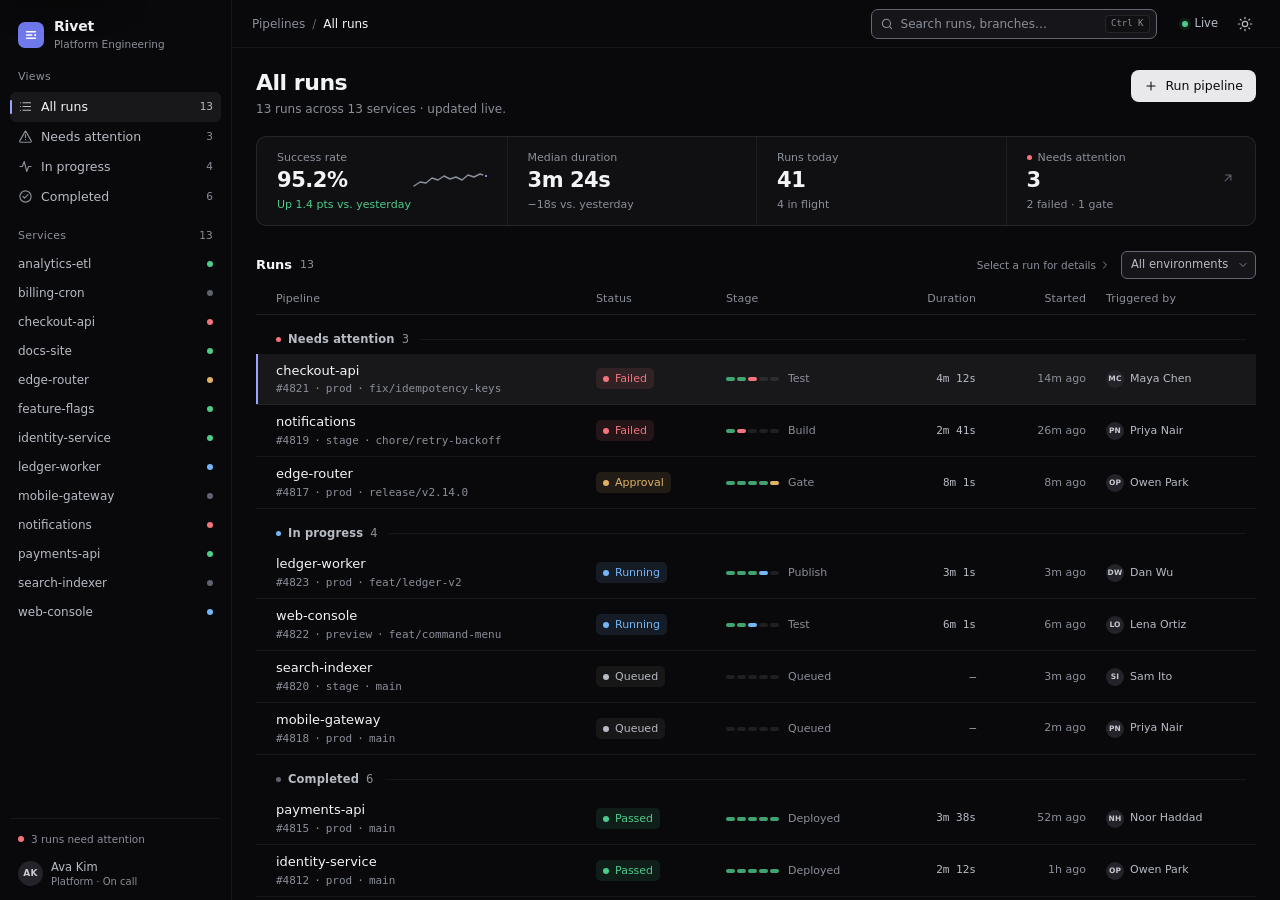
<file: examples/index.html>
<!DOCTYPE html>
<html lang="en" data-theme="dark">
<head>
<meta charset="utf-8">
<meta name="viewport" content="width=device-width, initial-scale=1">
<meta name="color-scheme" content="dark light">
<meta name="theme-color" content="#09090b">
<meta name="description" content="Rivet — a CI/CD pipeline monitor for watching builds, deployments, and release gates.">
<title>Rivet — Pipeline monitor</title>
<link rel="icon" href="data:image/svg+xml,%3Csvg xmlns='http://www.w3.org/2000/svg' viewBox='0 0 32 32'%3E%3Crect width='32' height='32' rx='8' fill='%237079ec'/%3E%3Cpath d='M9 11h14M9 16h9M9 21h14' stroke='white' stroke-width='2.5' stroke-linecap='round'/%3E%3C/svg%3E">
<script>
  try {
    var savedTheme = localStorage.getItem('rivet-theme');
    if (savedTheme === 'light' || savedTheme === 'dark') document.documentElement.dataset.theme = savedTheme;
  } catch (error) {}
</script>
<style>
  /* ---------------------------------------------------------------------
     Tokens — near-neutral product shell, one accent, separate status colors
     --------------------------------------------------------------------- */
  :root,
  :root[data-theme="dark"] {
    color-scheme: dark;
    --bg: #09090b;
    --surface: #101013;
    --surface-2: #151518;
    --raised: #1a1a1f;
    --control: #16161a;
    --log-bg: #0b0c0e;

    --text: #f3f4f6;
    --text-2: #b7bbc4;
    --text-3: #8b8f99;
    --text-4: #5f636d;

    --border-subtle: rgba(255, 255, 255, 0.055);
    --border: rgba(255, 255, 255, 0.09);
    --border-strong: rgba(255, 255, 255, 0.15);
    --control-border: #646771;

    --hover: rgba(255, 255, 255, 0.038);
    --selected: rgba(255, 255, 255, 0.062);
    --pressed: rgba(255, 255, 255, 0.09);

    --accent: #7079ec;
    --accent-strong: #9ba4ff;
    --accent-text: #aab2ff;
    --accent-on: #ffffff;
    --accent-subtle: rgba(112, 121, 236, 0.14);
    --focus: #a3abff;

    --success: #4ecb8b;
    --success-subtle: rgba(78, 203, 139, 0.11);
    --danger: #f4747d;
    --danger-subtle: rgba(244, 116, 125, 0.11);
    --danger-fill: #b63a46;
    --danger-fill-hover: #c94653;
    --danger-fill-active: #952d38;
    --warning: #e0b268;
    --warning-subtle: rgba(224, 178, 104, 0.11);
    --running: #74b6f7;
    --running-subtle: rgba(116, 182, 247, 0.11);
    --neutral: #9aa0aa;
    --neutral-subtle: rgba(255, 255, 255, 0.055);

    --btn-primary-bg: #e9e9ec;
    --btn-primary-fg: #0a0a0c;
    --btn-primary-hover: #ffffff;
    --btn-primary-pressed: #d7d7db;
    --danger-on: #ffffff;

    --avatar-bg: #232329;
    --avatar-text: #c7cad1;
    --scrollbar: rgba(255, 255, 255, 0.16);
    --scrim: rgba(0, 0, 0, 0.64);
    --shadow-popover: 0 12px 32px rgba(0, 0, 0, 0.5);
    --shadow-dialog: 0 24px 64px rgba(0, 0, 0, 0.62);
  }

  :root[data-theme="light"] {
    color-scheme: light;
    --bg: #f7f7f9;
    --surface: #ffffff;
    --surface-2: #f2f2f5;
    --raised: #ffffff;
    --control: #ffffff;
    --log-bg: #f4f5f7;

    --text: #191a1d;
    --text-2: #55585f;
    --text-3: #63666e;
    --text-4: #9b9ea6;

    --border-subtle: rgba(0, 0, 0, 0.055);
    --border: rgba(0, 0, 0, 0.09);
    --border-strong: rgba(0, 0, 0, 0.16);
    --control-border: #7b7e87;

    --hover: rgba(0, 0, 0, 0.035);
    --selected: rgba(0, 0, 0, 0.058);
    --pressed: rgba(0, 0, 0, 0.085);

    --accent: #5b64d6;
    --accent-strong: #4650c2;
    --accent-text: #3f48b5;
    --accent-on: #ffffff;
    --accent-subtle: rgba(91, 100, 214, 0.1);
    --focus: #4650c5;

    --success: #0c6a3f;
    --success-subtle: rgba(12, 106, 63, 0.08);
    --danger: #a8323f;
    --danger-subtle: rgba(168, 50, 63, 0.075);
    --danger-fill: #a82f3c;
    --danger-fill-hover: #922533;
    --danger-fill-active: #7d1f2b;
    --warning: #7a5600;
    --warning-subtle: rgba(122, 86, 0, 0.07);
    --running: #12628c;
    --running-subtle: rgba(18, 98, 140, 0.07);
    --neutral: #6b6e76;
    --neutral-subtle: rgba(0, 0, 0, 0.05);

    --btn-primary-bg: #1b1c20;
    --btn-primary-fg: #ffffff;
    --btn-primary-hover: #303238;
    --btn-primary-pressed: #0c0d10;
    --danger-on: #ffffff;

    --avatar-bg: #e7e7eb;
    --avatar-text: #4e5159;
    --scrollbar: rgba(0, 0, 0, 0.18);
    --scrim: rgba(18, 19, 24, 0.38);
    --shadow-popover: 0 12px 30px rgba(18, 19, 24, 0.16);
    --shadow-dialog: 0 24px 64px rgba(18, 19, 24, 0.22);
  }

  /* ---------------------------------------------------------------------
     Base
     --------------------------------------------------------------------- */
  *, *::before, *::after { box-sizing: border-box; }
  html, body { height: 100%; }
  body {
    margin: 0;
    background: var(--bg);
    color: var(--text);
    font-family: Inter, "Inter Variable", "Segoe UI Variable Text", "Segoe UI", system-ui, -apple-system, sans-serif;
    font-size: 13px;
    line-height: 1.5;
    -webkit-font-smoothing: antialiased;
    text-rendering: optimizeLegibility;
    overflow: hidden;
  }
  button, input, select, textarea { font: inherit; color: inherit; }
  button { cursor: pointer; }
  button:disabled { cursor: not-allowed; }
  a { color: var(--accent-text); }
  ::selection { background: var(--accent); color: var(--accent-on); }
  :focus-visible { outline: 2px solid var(--focus); outline-offset: 2px; }
  [hidden] { display: none !important; }
  .sr-only {
    position: absolute !important;
    width: 1px; height: 1px;
    padding: 0; margin: -1px;
    overflow: hidden; clip: rect(0, 0, 0, 0);
    white-space: nowrap; border: 0;
  }
  .icon {
    width: 16px; height: 16px; flex: none;
    fill: none; stroke: currentColor; stroke-width: 1.8;
    stroke-linecap: round; stroke-linejoin: round;
  }
  .mono { font-family: "SF Mono", "Cascadia Code", "Cascadia Mono", Consolas, "Liberation Mono", monospace; }
  .num, .tabular { font-variant-numeric: tabular-nums; }
  .dot {
    width: 6px; height: 6px; border-radius: 50%; flex: none;
    background: var(--neutral);
  }
  .dot--danger { background: var(--danger); }
  .dot--warning { background: var(--warning); }
  .dot--info { background: var(--running); }
  .dot--success { background: var(--success); }
  .dot--neutral { background: var(--text-4); }

  .skip-link {
    position: fixed; top: 8px; left: 8px; z-index: 200;
    padding: 8px 12px; border-radius: 8px;
    background: var(--raised); color: var(--text);
    border: 1px solid var(--border-strong);
    box-shadow: var(--shadow-popover);
    transform: translateY(-160%);
    transition: transform 100ms var(--ease, ease);
  }
  .skip-link:focus { transform: translateY(0); }

  ::-webkit-scrollbar { width: 10px; height: 10px; }
  ::-webkit-scrollbar-track { background: transparent; }
  ::-webkit-scrollbar-thumb {
    background: var(--scrollbar);
    border: 3px solid transparent;
    background-clip: padding-box;
    border-radius: 8px;
  }
  * { scrollbar-width: thin; scrollbar-color: var(--scrollbar) transparent; }

  /* ---------------------------------------------------------------------
     App shell
     --------------------------------------------------------------------- */
  .app {
    display: grid;
    grid-template-columns: 232px minmax(0, 1fr);
    height: 100vh;
    height: 100dvh;
    overflow: hidden;
    background: var(--bg);
  }
  .workspace {
    display: grid;
    grid-template-columns: minmax(0, 1fr) 352px;
    grid-template-rows: auto minmax(0, 1fr);
    min-width: 0;
    height: 100vh;
    height: 100dvh;
  }

  /* Sidebar */
  .sidebar {
    display: flex;
    flex-direction: column;
    min-width: 0;
    height: 100vh;
    height: 100dvh;
    padding: 14px 10px 12px;
    border-right: 1px solid var(--border-subtle);
    background: var(--bg);
    overflow-y: auto;
    z-index: 2;
  }
  .brand {
    display: flex;
    align-items: center;
    gap: 10px;
    padding: 4px 8px 16px;
    min-width: 0;
  }
  .brand-mark {
    width: 26px; height: 26px; border-radius: 7px; flex: none;
    display: grid; place-items: center;
    background: var(--accent);
    color: var(--accent-on);
  }
  .brand-mark svg { width: 16px; height: 16px; display: block; }
  .brand-name {
    display: block;
    font-size: 14px; line-height: 1.25;
    font-weight: 600; letter-spacing: -0.012em;
  }
  .brand-sub {
    display: block;
    margin-top: 1px;
    font-size: 10.5px; line-height: 1.4;
    color: var(--text-3);
    white-space: nowrap; overflow: hidden; text-overflow: ellipsis;
  }
  .side-section { min-width: 0; }
  .side-label {
    display: flex; align-items: center; justify-content: space-between;
    padding: 0 8px;
    margin: 16px 0 6px;
    font-size: 11px; font-weight: 500;
    color: var(--text-3);
    letter-spacing: 0.02em;
  }
  .sidebar > .side-section:first-of-type .side-label { margin-top: 2px; }
  .side-clear {
    border: 0; background: transparent; padding: 0;
    font-size: 10.5px; color: var(--text-3);
    border-radius: 3px;
  }
  .side-clear:hover { color: var(--text); }
  .nav-item {
    position: relative;
    display: flex; align-items: center; gap: 8px;
    width: 100%; min-height: 30px;
    padding: 0 8px;
    border: 0; border-radius: 6px;
    background: transparent;
    color: var(--text-2);
    font-size: 12.5px; line-height: 1.2;
    text-align: left;
    transition: background-color 100ms ease, color 100ms ease;
  }
  .nav-item .icon { width: 15px; height: 15px; color: var(--text-3); }
  .nav-item:hover { background: var(--hover); color: var(--text); }
  .nav-item:hover .icon { color: var(--text-2); }
  .nav-item.is-active { background: var(--selected); color: var(--text); }
  .nav-item.is-active .icon { color: var(--text-2); }
  .nav-item.is-active::before {
    content: ""; position: absolute;
    left: 0; top: 8px; bottom: 8px; width: 2px;
    border-radius: 2px; background: var(--accent-strong);
  }
  .nav-label { min-width: 0; overflow: hidden; text-overflow: ellipsis; white-space: nowrap; }
  .nav-count {
    margin-left: auto;
    color: var(--text-3);
    font-size: 10.5px;
    font-variant-numeric: tabular-nums;
  }
  .nav-item.is-active .nav-count { color: var(--text-2); }

  .service-list { display: flex; flex-direction: column; gap: 1px; }
  .service-btn { min-height: 28px; font-size: 12px; }
  .service-btn .service-name { min-width: 0; overflow: hidden; text-overflow: ellipsis; white-space: nowrap; }
  .service-btn .dot { margin-left: auto; }
  .service-btn .dot--info { animation: status-pulse 2.4s ease-in-out infinite; }
  .side-footer {
    margin-top: auto;
    padding: 13px 8px 0;
    border-top: 1px solid var(--border-subtle);
  }
  .health {
    display: flex; align-items: flex-start; gap: 7px;
    margin-bottom: 12px;
    font-size: 10.5px; line-height: 1.45;
    color: var(--text-3);
  }
  .health .dot { margin-top: 4px; }
  .user-row { display: flex; align-items: center; gap: 8px; min-width: 0; }
  .user-row .avatar { width: 25px; height: 25px; font-size: 9px; }
  .user-name {
    display: block; font-size: 11.5px; line-height: 1.3;
    color: var(--text-2); font-weight: 500;
  }
  .user-role {
    display: block; font-size: 10px; line-height: 1.35;
    color: var(--text-3);
  }
  .user-copy { min-width: 0; overflow: hidden; }
  .avatar {
    display: inline-grid; place-items: center; flex: none;
    width: 24px; height: 24px; border-radius: 50%;
    background: var(--avatar-bg); color: var(--avatar-text);
    font-size: 8.5px; font-weight: 600; letter-spacing: 0.02em;
    line-height: 1;
    user-select: none;
  }

  /* App header */
  .app-header {
    grid-column: 1 / -1;
    display: flex; align-items: center; gap: 16px;
    height: 48px;
    padding: 0 20px;
    border-bottom: 1px solid var(--border-subtle);
    background: var(--bg);
    position: relative; z-index: 12;
  }
  .crumbs {
    display: flex; align-items: center; gap: 7px;
    min-width: 0;
    font-size: 12px; color: var(--text-3);
    white-space: nowrap;
  }
  .crumbs .current { color: var(--text); font-weight: 500; }
  .crumb-sep { color: var(--text-4); }
  .mobile-brand { display: none; align-items: center; gap: 8px; font-size: 13px; font-weight: 600; letter-spacing: -0.01em; }
  .mobile-brand .brand-mark { width: 22px; height: 22px; border-radius: 6px; }
  .mobile-brand .brand-mark svg { width: 14px; height: 14px; }
  .search {
    position: relative;
    margin-left: auto;
    width: 286px; max-width: 32vw;
    min-width: 160px;
    flex: none;
  }
  .search .search-icon {
    position: absolute; left: 9px; top: 50%; transform: translateY(-50%);
    width: 14px; height: 14px;
    color: var(--text-3); pointer-events: none;
  }
  .search input {
    width: 100%; height: 30px;
    padding: 0 62px 0 29px;
    border: 1px solid var(--control-border);
    border-radius: 7px;
    background: var(--control);
    color: var(--text);
    font-size: 12px;
    line-height: 1;
    outline: none;
    transition: border-color 100ms ease, background-color 100ms ease;
  }
  .search input::placeholder { color: var(--text-3); opacity: 1; }
  .search input:hover { border-color: var(--border-strong); }
  .search input:focus-visible { outline: 2px solid var(--focus); outline-offset: 1px; border-color: transparent; }
  .search input::-webkit-search-cancel-button { display: none; }
  .search-kbd {
    position: absolute; right: 7px; top: 50%; transform: translateY(-50%);
    display: inline-flex; align-items: center; justify-content: center;
    height: 18px; padding: 0 5px;
    border: 1px solid var(--border);
    border-radius: 4px;
    background: var(--surface);
    color: var(--text-3);
    font-family: "SF Mono", "Cascadia Code", Consolas, monospace;
    font-size: 9px; line-height: 1;
    pointer-events: none;
    white-space: nowrap;
  }
  .search-clear {
    position: absolute; right: 5px; top: 50%; transform: translateY(-50%);
    display: none; align-items: center; justify-content: center;
    width: 23px; height: 23px;
    border: 0; border-radius: 5px;
    background: transparent; color: var(--text-3);
  }
  .search-clear:hover { background: var(--hover); color: var(--text); }
  .search-clear .icon { width: 13px; height: 13px; }
  .search.has-value .search-clear { display: inline-flex; }
  .search.has-value .search-kbd { display: none; }
  .header-actions { display: flex; align-items: center; gap: 3px; flex: none; }
  .ghost-btn {
    display: inline-flex; align-items: center; justify-content: center; gap: 7px;
    height: 30px; padding: 0 9px;
    border: 0; border-radius: 7px;
    background: transparent;
    color: var(--text-2);
    font-size: 11.5px; font-weight: 500;
    line-height: 1; white-space: nowrap;
    transition: background-color 100ms ease, color 100ms ease;
  }
  .ghost-btn:hover { background: var(--hover); color: var(--text); }
  .ghost-btn .icon { width: 14px; height: 14px; }
  .icon-btn {
    display: inline-flex; align-items: center; justify-content: center;
    width: 30px; height: 30px; padding: 0;
    border: 0; border-radius: 7px;
    background: transparent; color: var(--text-2);
    transition: background-color 100ms ease, color 100ms ease;
  }
  .icon-btn:hover { background: var(--hover); color: var(--text); }
  .icon-btn:disabled { opacity: 0.5; }
  .live-dot {
    width: 6px; height: 6px; border-radius: 50%;
    background: var(--success);
    box-shadow: 0 0 0 3px var(--success-subtle);
    animation: status-pulse 2.4s ease-in-out infinite;
  }
  .live-btn.is-paused { color: var(--text-3); }
  .live-btn.is-paused .live-dot { background: var(--text-4); box-shadow: none; animation: none; }

  /* ---------------------------------------------------------------------
     Main content
     --------------------------------------------------------------------- */
  .content {
    grid-column: 1;
    grid-row: 2;
    min-width: 0;
    overflow-y: auto;
    overscroll-behavior: contain;
    background: var(--bg);
  }
  .content-inner {
    max-width: 1440px;
    margin: 0 auto;
    padding: 20px 24px 40px;
  }
  main:focus { outline: none; }
  .page-head {
    display: flex; align-items: flex-start; justify-content: space-between;
    gap: 16px;
    margin: 1px 0 18px;
  }
  .page-heading { min-width: 0; }
  h1 {
    margin: 0;
    font-size: 22px; line-height: 1.25;
    font-weight: 600; letter-spacing: -0.022em;
    text-wrap: balance;
  }
  .page-sub {
    margin: 3px 0 0;
    font-size: 12px; line-height: 1.5;
    color: var(--text-3);
    text-wrap: pretty;
  }
  .btn {
    display: inline-flex; align-items: center; justify-content: center; gap: 7px;
    height: 32px; padding: 0 12px;
    border: 1px solid transparent; border-radius: 8px;
    font-size: 12.5px; font-weight: 500;
    line-height: 1; white-space: nowrap;
    text-decoration: none;
    transition: background-color 100ms ease, border-color 100ms ease, color 100ms ease;
  }
  .btn .icon { width: 14px; height: 14px; }
  .btn:disabled { opacity: 0.55; }
  .btn-primary { background: var(--btn-primary-bg); color: var(--btn-primary-fg); }
  .btn-primary:hover:not(:disabled) { background: var(--btn-primary-hover); }
  .btn-primary:active:not(:disabled) { background: var(--btn-primary-pressed); }
  .btn-secondary {
    background: transparent; border-color: var(--border);
    color: var(--text-2);
  }
  .btn-secondary:hover:not(:disabled) { background: var(--hover); border-color: var(--border-strong); color: var(--text); }
  .btn-danger {
    background: var(--danger-fill); color: var(--danger-on);
  }
  .btn-danger:hover:not(:disabled) { background: var(--danger-fill-hover); }
  .btn-danger:active:not(:disabled) { background: var(--danger-fill-active); }
  .btn-secondary:active:not(:disabled) { background: var(--pressed); }
  .btn-danger-ghost {
    background: transparent; border-color: var(--border);
    color: var(--danger);
  }
  .btn-danger-ghost:hover:not(:disabled) { background: var(--danger-subtle); border-color: var(--danger); }
  .btn-danger-ghost:active:not(:disabled) { background: var(--pressed); }
  .ghost-btn:active,
  .icon-btn:active,
  .search-clear:active,
  .log-copy:active,
  .toast-close:active { background: var(--pressed); }
  .nav-item:active,
  .view-chip:active { background: var(--pressed); }
  .metric-action:active { background: var(--pressed); }
  .filter-chip button:active { background: var(--pressed); }
  .btn .spinner { width: 12px; height: 12px; }
  .page-run-btn { flex: none; margin-top: 1px; }

  /* Summary strip */
  .summary {
    display: grid; grid-template-columns: repeat(4, minmax(0, 1fr));
    margin: 0 0 24px;
    border: 1px solid var(--border);
    border-radius: 10px;
    background: var(--surface);
    min-width: 0;
  }
  .metric {
    min-width: 0;
    min-height: 82px;
    padding: 13px 20px 12px;
    display: flex; flex-direction: column;
    justify-content: space-between; align-items: stretch;
    gap: 3px;
    background: transparent;
    border-radius: 0;
  }
  .metric + .metric { border-left: 1px solid var(--border-subtle); }
  .metric:first-child { border-radius: 9px 0 0 9px; }
  .metric:last-child { border-radius: 0 9px 9px 0; }
  .metric-label {
    display: flex; align-items: center; gap: 6px;
    font-size: 11px; font-weight: 500; line-height: 1.4;
    color: var(--text-3);
  }
  .metric-value-row {
    display: flex; align-items: center; justify-content: space-between;
    gap: 8px; min-width: 0;
  }
  .metric-label .dot { width: 5px; height: 5px; }
  .metric-value {
    display: block;
    font-size: 21px; line-height: 1.2;
    font-weight: 600; letter-spacing: -0.022em;
    color: var(--text);
    font-variant-numeric: tabular-nums;
  }
  .metric-row {
    display: flex; align-items: flex-end; justify-content: space-between;
    gap: 10px; min-width: 0;
  }
  .metric-caption {
    display: block;
    margin-top: 1px;
    font-size: 11px; line-height: 1.45;
    color: var(--text-3);
    text-wrap: pretty;
  }
  .metric-caption--up { color: var(--success); }
  .spark { width: 74px; height: 24px; flex: none; overflow: visible; }
  .spark .spark-line {
    fill: none; stroke: var(--text-3); stroke-width: 1.4;
    stroke-linecap: round; stroke-linejoin: round;
  }
  .spark .spark-end { fill: var(--accent-strong); stroke: var(--surface); stroke-width: 2; }
  .metric-action {
    border: 0; text-align: left;
    cursor: pointer;
    transition: background-color 100ms ease;
    font: inherit;
  }
  .metric-action:hover { background: var(--hover); }
  .metric-action:focus-visible { outline-offset: -2px; }
  .metric-arrow { color: var(--text-4); transition: color 100ms ease, transform 100ms ease; }
  .metric-action:hover .metric-arrow { color: var(--text-2); transform: translate(1px, -1px); }
  .metric-action .metric-row { align-items: center; }
  .metric-action .metric-arrow .icon { width: 14px; height: 14px; }

  /* Run list */
  .runs-section { min-width: 0; }
  .mobile-views { display: none; flex-wrap: wrap; gap: 4px; margin: 0 0 10px; }
  .view-chip {
    display: inline-flex; align-items: center; justify-content: center;
    min-height: 26px; padding: 0 8px;
    border: 1px solid transparent; border-radius: 6px;
    background: transparent;
    color: var(--text-2);
    font-size: 11.5px; font-weight: 500;
    line-height: 1; white-space: nowrap;
  }
  .view-chip:hover { background: var(--hover); color: var(--text); }
  .view-chip.is-active { background: var(--selected); color: var(--text); }
  .list-toolbar {
    display: flex; align-items: center; gap: 10px;
    min-height: 30px;
    margin-bottom: 3px;
    flex-wrap: wrap;
  }
  .list-title { display: flex; align-items: center; flex-wrap: wrap; gap: 8px; min-width: 0; }
  .list-title h2 {
    margin: 0;
    font-size: 13px; line-height: 1.4;
    font-weight: 600; letter-spacing: -0.006em;
  }
  .count { color: var(--text-3); font-size: 11px; font-variant-numeric: tabular-nums; }
  .toolbar-right { margin-left: auto; display: flex; align-items: center; gap: 10px; }
  .toolbar-hint {
    display: none; align-items: center; gap: 3px;
    color: var(--text-3);
    font-size: 10.5px; line-height: 1.4;
    white-space: nowrap;
  }
  .toolbar-hint .icon { width: 12px; height: 12px; }
  .select-wrap { position: relative; display: inline-flex; align-items: center; }
  .select-wrap select {
    appearance: none;
    height: 28px; padding: 0 26px 0 9px;
    border: 1px solid var(--control-border);
    border-radius: 6px;
    background: var(--control);
    color: var(--text-2);
    font-size: 11.5px; line-height: 1;
    cursor: pointer;
  }
  .select-wrap select:hover { color: var(--text); border-color: var(--text-3); }
  .select-wrap select:focus-visible { outline: 2px solid var(--focus); outline-offset: 1px; }
  .select-wrap .select-chevron {
    position: absolute; right: 7px; top: 50%; transform: translateY(-50%);
    width: 12px; height: 12px; color: var(--text-3);
    pointer-events: none;
  }
  .filter-chip {
    display: inline-flex; align-items: center; gap: 4px;
    min-height: 26px; padding: 0 4px 0 8px;
    border: 1px solid var(--border);
    border-radius: 6px;
    background: var(--surface-2);
    color: var(--text-2);
    font-size: 11px; line-height: 1;
    max-width: 220px;
  }
  .filter-chip .chip-label { overflow: hidden; text-overflow: ellipsis; white-space: nowrap; }
  .filter-chip .icon { width: 12px; height: 12px; color: var(--text-3); }
  .filter-chip button {
    display: inline-flex; align-items: center; justify-content: center;
    width: 23px; height: 23px; padding: 0;
    border: 0; border-radius: 4px;
    background: transparent; color: var(--text-3);
  }
  .filter-chip button:hover { background: var(--hover); color: var(--text); }
  .filter-chip button .icon { width: 12px; height: 12px; }

  .runs-table {
    width: 100%;
    border-collapse: collapse;
    table-layout: fixed;
    font-size: 12.5px;
    min-width: 0;
  }
  .runs-table thead th {
    padding: 8px 10px;
    border-bottom: 1px solid var(--border);
    color: var(--text-3);
    font-size: 11px; font-weight: 500;
    line-height: 1.4;
    letter-spacing: 0.012em;
    text-align: left;
    white-space: nowrap;
  }
  .runs-table thead th:first-child { padding-left: 20px; }
  .runs-table thead th:last-child { padding-right: 20px; }
  .runs-table th.num, .runs-table td.num { text-align: right; }
  .col-pipeline { width: 33%; }
  .col-status { width: 13%; }
  .col-stage { width: 18%; }
  .col-duration { width: 9%; }
  .col-started { width: 11%; }
  .col-trigger { width: 16%; }

  .run-row {
    cursor: pointer;
    background: transparent;
    transition: background-color 100ms ease;
  }
  .run-row td {
    height: 51px;
    padding: 7px 10px;
    border-bottom: 1px solid var(--border-subtle);
    vertical-align: middle;
  }
  .run-row td:first-child { padding-left: 20px; }
  .run-row td:last-child { padding-right: 20px; }
  .run-row:hover { background: var(--hover); }
  .run-row.is-selected, .run-row.is-selected:hover { background: var(--selected); }
  .run-row.is-selected td:first-child { box-shadow: inset 2px 0 0 var(--accent-strong); }
  .run-open {
    display: block; width: 100%;
    padding: 1px 0;
    border: 0; border-radius: 4px;
    background: transparent;
    text-align: left;
    color: inherit;
    min-width: 0;
  }
  .run-open:focus-visible { outline-offset: 2px; }
  .svc-name {
    display: block;
    color: var(--text);
    font-size: 13px; font-weight: 500;
    line-height: 1.35;
    white-space: nowrap; overflow: hidden; text-overflow: ellipsis;
  }
  .run-sub {
    display: flex; align-items: center; gap: 5px;
    margin-top: 2px;
    color: var(--text-3);
    font-family: "SF Mono", "Cascadia Code", "Cascadia Mono", Consolas, monospace;
    font-size: 11px; line-height: 1.4;
    white-space: nowrap; overflow: hidden;
    min-width: 0;
  }
  .run-sub .run-id { color: var(--text-3); flex: none; }
  .run-sub .sep { color: var(--text-3); flex: none; }
  .run-sub .env { flex: none; }
  .run-sub .branch { overflow: hidden; text-overflow: ellipsis; min-width: 0; }
  .mobile-only { display: none; }
  .status-badge {
    display: inline-flex; align-items: center; gap: 6px;
    max-width: 100%;
    min-height: 21px; padding: 1px 7px;
    border-radius: 5px;
    font-size: 11px; font-weight: 500; line-height: 1.3;
    white-space: nowrap;
    color: var(--text-2);
    background: var(--neutral-subtle);
  }
  .status-dot { width: 6px; height: 6px; border-radius: 50%; flex: none; background: currentColor; }
  .status-badge--danger { color: var(--danger); background: var(--danger-subtle); }
  .status-badge--warning { color: var(--warning); background: var(--warning-subtle); }
  .status-badge--info { color: var(--running); background: var(--running-subtle); }
  .status-badge--success { color: var(--success); background: var(--success-subtle); }
  .status-badge--neutral { color: var(--text-2); background: var(--neutral-subtle); }
  .status-badge--info .status-dot { animation: status-pulse 2.4s ease-in-out infinite; }
  .status-mobile { display: none; }

  .stage-cell { display: flex; align-items: center; gap: 9px; min-width: 0; }
  .segments { display: flex; align-items: center; gap: 2px; flex: none; }
  .seg { width: 9px; height: 4px; border-radius: 2px; background: var(--border); }
  .seg--done { background: var(--success); opacity: 0.8; }
  .seg--active { background: var(--running); animation: seg-pulse 2.4s ease-in-out infinite; }
  .seg--failed { background: var(--danger); }
  .seg--waiting { background: var(--warning); }
  .seg--canceled { background: var(--text-4); }
  .stage-label {
    font-size: 11px; line-height: 1.4; color: var(--text-3);
    min-width: 0; white-space: nowrap; overflow: hidden; text-overflow: ellipsis;
  }
  .cell-duration { font-family: "SF Mono", "Cascadia Code", "Cascadia Mono", Consolas, monospace; font-size: 11px; color: var(--text-2); font-variant-numeric: tabular-nums; white-space: nowrap; }
  .cell-started { font-size: 11px; color: var(--text-3); white-space: nowrap; }
  .trigger { display: flex; align-items: center; gap: 6px; min-width: 0; color: var(--text-2); font-size: 11px; }
  .trigger .avatar { width: 18px; height: 18px; font-size: 7.5px; }
  .trigger .trigger-name { overflow: hidden; text-overflow: ellipsis; white-space: nowrap; }

  .group-row th {
    padding: 16px 10px 6px 20px;
    border: 0;
    background: var(--bg);
    text-align: left;
    font-weight: 400;
  }
  .group-head {
    display: flex; align-items: center; gap: 7px;
    font-size: 11.5px; font-weight: 600; line-height: 1.4;
    letter-spacing: 0.012em;
    color: var(--text-2);
  }
  .group-head .dot { width: 5px; height: 5px; }
  .group-count { color: var(--text-3); font-weight: 400; font-variant-numeric: tabular-nums; }
  .group-line { flex: 1; height: 1px; margin-left: 4px; background: var(--border-subtle); }

  /* Empty state */
  .empty {
    padding: 54px 24px 64px;
    text-align: center;
  }
  .empty-icon {
    display: grid; place-items: center;
    width: 34px; height: 34px; margin: 0 auto 12px;
    border-radius: 8px;
    background: var(--surface-2);
    color: var(--text-3);
  }
  .empty-icon .icon { width: 17px; height: 17px; }
  .empty h3 { margin: 0; font-size: 13px; line-height: 1.4; font-weight: 600; letter-spacing: -0.005em; overflow-wrap: anywhere; }
  .empty p {
    max-width: 360px; margin: 5px auto 16px;
    color: var(--text-3); font-size: 11.5px; line-height: 1.55;
    text-wrap: pretty;
  }
  .empty-actions { display: flex; justify-content: center; flex-wrap: wrap; gap: 7px; }
  .empty-actions .btn { height: 30px; font-size: 12px; }

  /* ---------------------------------------------------------------------
     Inspector
     --------------------------------------------------------------------- */
  .inspector {
    grid-column: 2;
    grid-row: 2;
    display: flex; flex-direction: column;
    min-height: 0; min-width: 0;
    border-left: 1px solid var(--border);
    background: var(--surface);
    overflow: hidden;
  }
  .inspector-head {
    display: flex; align-items: flex-start; justify-content: space-between; gap: 10px;
    flex: none;
    padding: 16px 18px 13px;
    border-bottom: 1px solid var(--border-subtle);
  }
  .inspector-heading { min-width: 0; }
  .inspector-kicker {
    display: block;
    color: var(--text-3);
    font-family: "SF Mono", "Cascadia Code", "Cascadia Mono", Consolas, monospace;
    font-size: 10px; line-height: 1.5;
    letter-spacing: 0.015em;
  }
  .inspector-title {
    margin: 2px 0 6px;
    font-size: 17px; line-height: 1.3;
    font-weight: 600; letter-spacing: -0.014em;
    overflow-wrap: anywhere;
  }
  .inspector-title:focus { outline: none; }
  .inspector-meta {
    display: flex; align-items: center; flex-wrap: wrap; gap: 6px;
    color: var(--text-3); font-size: 10.5px;
  }
  .meta-sep { color: var(--text-4); }
  .inspector-close { display: none; flex: none; margin: -2px -4px 0 0; }
  .inspector-scroll {
    flex: 1;
    min-height: 0;
    overflow-y: auto;
    overscroll-behavior: contain;
    padding: 14px 18px 26px;
    scrollbar-gutter: stable;
  }
  .run-actions { display: flex; flex-wrap: wrap; align-items: center; gap: 6px; margin: 0 0 15px; }
  .run-actions .btn { height: 30px; padding: 0 10px; font-size: 12px; }
  .notice {
    display: flex; align-items: flex-start; gap: 9px;
    margin: 0 0 15px;
    padding: 10px 11px;
    border: 1px solid var(--border-subtle);
    border-left: 2px solid var(--text-4);
    border-radius: 6px;
    background: var(--surface-2);
  }
  .notice > .icon { width: 14px; height: 14px; margin-top: 1px; flex: none; color: var(--text-3); }
  .notice-copy { min-width: 0; }
  .notice strong {
    display: block;
    color: var(--text); font-size: 11.5px; line-height: 1.4; font-weight: 500;
  }
  .notice p {
    margin: 2px 0 0;
    color: var(--text-2); font-size: 11px; line-height: 1.5;
    overflow-wrap: anywhere;
  }
  .notice--danger { border-left-color: var(--danger); }
  .notice--danger > .icon { color: var(--danger); }
  .notice--warning { border-left-color: var(--warning); }
  .notice--warning > .icon { color: var(--warning); }
  .notice--neutral { border-left-color: var(--border-strong); }

  .facts {
    display: grid; grid-template-columns: 1fr 1fr; gap: 11px 16px;
    padding: 12px 0 14px;
    border-top: 1px solid var(--border-subtle);
    border-bottom: 1px solid var(--border-subtle);
    margin-bottom: 14px;
  }
  .fact { min-width: 0; }
  .fact dt { color: var(--text-3); font-size: 10.5px; line-height: 1.4; }
  .fact dd {
    margin: 1px 0 0;
    color: var(--text-2); font-size: 12px; line-height: 1.45;
    overflow-wrap: anywhere;
  }
  .commit {
    margin: 0 0 18px;
    padding: 11px 12px;
    border: 1px solid var(--border-subtle);
    border-radius: 8px;
    background: var(--surface-2);
  }
  .commit-branch {
    display: flex; align-items: center; gap: 6px;
    min-width: 0;
    color: var(--text-3);
    font-family: "SF Mono", "Cascadia Code", "Cascadia Mono", Consolas, monospace;
    font-size: 10.5px; line-height: 1.45;
  }
  .commit-branch .icon { width: 12px; height: 12px; flex: none; }
  .commit-branch span { min-width: 0; overflow-wrap: anywhere; }
  .commit-message {
    margin: 6px 0 9px;
    color: var(--text-2); font-size: 12px; line-height: 1.5;
    overflow-wrap: anywhere;
  }
  .commit-meta {
    display: flex; align-items: center; flex-wrap: wrap; gap: 6px;
    color: var(--text-3); font-size: 10px;
  }
  .commit-meta .avatar { width: 16px; height: 16px; font-size: 7px; }
  .commit-meta .hash { margin-left: auto; font-family: "SF Mono", "Cascadia Code", Consolas, monospace; font-size: 10px; color: var(--text-3); }
  .inspector-section { margin: 0 0 18px; }
  .inspector-section:last-child { margin-bottom: 0; }
  .section-head {
    display: flex; align-items: center; justify-content: space-between; gap: 8px;
    margin-bottom: 10px;
    min-height: 24px;
  }
  .section-title {
    color: var(--text-2);
    font-size: 11.5px; font-weight: 500; line-height: 1.4;
  }
  .section-meta { color: var(--text-3); font-size: 10px; font-variant-numeric: tabular-nums; }
  .log-copy {
    display: inline-flex; align-items: center; justify-content: center;
    width: 24px; height: 24px; padding: 0;
    border: 0; border-radius: 5px;
    background: transparent; color: var(--text-3);
  }
  .log-copy:hover { background: var(--hover); color: var(--text); }
  .log-copy .icon { width: 13px; height: 13px; }
  .stages { list-style: none; margin: 0; padding: 0; }
  .stage {
    position: relative;
    display: grid; grid-template-columns: 18px minmax(0, 1fr) auto;
    gap: 9px;
    padding: 0 0 14px;
  }
  .stage:last-child { padding-bottom: 0; }
  .stage-rail { position: relative; display: flex; justify-content: center; padding-top: 1px; }
  .stage:not(:last-child) .stage-rail::after {
    content: ""; position: absolute;
    top: 21px; bottom: -3px; left: 50%;
    width: 1px; background: var(--border); transform: translateX(-0.5px);
  }
  .stage-icon {
    position: relative; z-index: 1;
    display: grid; place-items: center;
    width: 18px; height: 18px;
    border: 1px solid var(--border);
    border-radius: 50%;
    background: var(--surface);
    color: var(--text-3);
  }
  .stage-icon .icon { width: 10px; height: 10px; stroke-width: 2; }
  .stage--done .stage-icon { color: var(--success); background: var(--success-subtle); border-color: transparent; }
  .stage--failed .stage-icon { color: var(--danger); background: var(--danger-subtle); border-color: transparent; }
  .stage--active .stage-icon { color: var(--running); background: var(--running-subtle); border-color: transparent; }
  .stage--waiting .stage-icon { color: var(--warning); background: var(--warning-subtle); border-color: transparent; }
  .stage--canceled .stage-icon { color: var(--text-3); background: var(--neutral-subtle); border-color: transparent; }
  .stage-pending-dot { width: 4px; height: 4px; border-radius: 50%; background: var(--text-4); }
  .stage-spinner {
    width: 10px; height: 10px;
    border: 1.5px solid var(--border-strong);
    border-top-color: var(--running);
    border-radius: 50%;
    animation: spin 1s linear infinite;
  }
  .stage-copy { min-width: 0; padding-top: 0; }
  .stage-name {
    display: block;
    color: var(--text-2); font-size: 11.5px; line-height: 1.5; font-weight: 400;
    white-space: nowrap; overflow: hidden; text-overflow: ellipsis;
  }
  .stage--failed .stage-name, .stage--active .stage-name, .stage--waiting .stage-name { color: var(--text); }
  .stage-note {
    display: block;
    margin-top: 1px;
    color: var(--text-3); font-size: 10.5px; line-height: 1.45;
    overflow-wrap: anywhere;
  }
  .stage--failed .stage-note { color: var(--danger); }
  .stage-time {
    color: var(--text-3);
    font-family: "SF Mono", "Cascadia Code", "Cascadia Mono", Consolas, monospace;
    font-size: 10.5px; line-height: 1.5;
    white-space: nowrap; padding-top: 1px;
  }
  .stage--active .stage-time { color: var(--running); }
  .stage--failed .stage-time { color: var(--danger); }
  .stage--waiting .stage-time { color: var(--warning); }

  .log {
    border: 1px solid var(--border-subtle);
    border-radius: 8px;
    background: var(--log-bg);
    overflow: hidden;
  }
  .log-body {
    max-height: 184px;
    overflow: auto;
    overscroll-behavior: contain;
    padding: 8px 0;
    font-family: "SF Mono", "Cascadia Code", "Cascadia Mono", Consolas, monospace;
    font-size: 10.5px; line-height: 1.75;
  }
  .log-body:focus-visible { outline-offset: -2px; border-radius: 8px; }
  .log-line {
    display: grid; grid-template-columns: 50px 34px minmax(0, 1fr);
    gap: 7px;
    padding: 0 10px;
    white-space: pre-wrap;
    overflow-wrap: anywhere;
  }
  .log-time { color: var(--text-3); }
  .log-kind { font-weight: 600; letter-spacing: 0.02em; }
  .log-kind--info { color: var(--text-3); }
  .log-kind--run { color: var(--running); }
  .log-kind--done { color: var(--success); }
  .log-kind--warn { color: var(--warning); }
  .log-kind--fail, .log-kind--exit { color: var(--danger); }
  .log-kind--gate { color: var(--warning); }
  .log-msg { color: var(--text-2); }
  .log-line--danger .log-msg { color: var(--danger); }
  .log-line--muted .log-msg { color: var(--text-3); }

  .inspector-empty {
    display: flex; flex-direction: column; align-items: center;
    padding: 64px 20px;
    text-align: center;
  }
  .inspector-empty .empty-icon { width: 32px; height: 32px; margin-bottom: 10px; }
  .inspector-empty h3 { margin: 0; font-size: 12px; font-weight: 600; }
  .inspector-empty p { margin: 5px 0 0; color: var(--text-3); font-size: 11px; line-height: 1.55; max-width: 230px; }
  .inspector[aria-hidden="true"] { pointer-events: none; }

  .scrim {
    position: fixed; inset: 0; z-index: 30;
    background: var(--scrim);
  }

  /* ---------------------------------------------------------------------
     Dialogs
     --------------------------------------------------------------------- */
  dialog.modal {
    width: min(460px, calc(100vw - 32px));
    max-height: calc(100vh - 32px);
    max-height: calc(100dvh - 32px);
    padding: 0;
    border: 1px solid var(--border-strong);
    border-radius: 12px;
    background: var(--raised);
    color: var(--text);
    box-shadow: var(--shadow-dialog);
    overflow: hidden;
  }
  dialog.modal[open] { display: flex; flex-direction: column; }
  .modal-top, .modal-foot { flex: none; }
  .modal-body { flex: 1; min-height: 0; overflow-y: auto; }
  body.modal-open .content,
  body.modal-open .sidebar { overflow: hidden; }
  dialog.modal--confirm { width: min(420px, calc(100vw - 32px)); }
  dialog.modal::backdrop { background: var(--scrim); }
  dialog.modal[open] { animation: dialog-in 180ms cubic-bezier(0.25, 0.46, 0.45, 0.94) both; }
  .modal-top {
    display: flex; align-items: flex-start; justify-content: space-between; gap: 16px;
    padding: 18px 20px 0;
  }
  .modal-top h2 {
    margin: 0;
    font-size: 19px; line-height: 1.3;
    font-weight: 600; letter-spacing: -0.016em;
  }
  .modal-desc {
    margin: 4px 0 0;
    color: var(--text-3);
    font-size: 12px; line-height: 1.55;
    max-width: 360px;
  }
  .modal-close { flex: none; margin: -3px -5px 0 0; }
  .modal-body { padding: 16px 20px 2px; }
  .modal-body--text { padding-top: 14px; }
  .modal-body--text p {
    margin: 0;
    color: var(--text-2);
    font-size: 12px; line-height: 1.6;
    overflow-wrap: anywhere;
  }
  .field { display: flex; flex-direction: column; gap: 5px; min-width: 0; }
  .field + .field { margin-top: 13px; }
  .field-row { display: grid; grid-template-columns: 1.2fr 1fr; gap: 12px; margin-top: 13px; }
  .field-row .field + .field { margin-top: 0; }
  .field label {
    color: var(--text-2);
    font-size: 11.5px; font-weight: 500; line-height: 1.4;
  }
  .field input, .field select, .field .select-wrap {
    width: 100%;
    min-width: 0;
  }
  .field input, .field select {
    height: 32px;
    padding: 0 10px;
    border: 1px solid var(--control-border);
    border-radius: 7px;
    background: var(--control);
    color: var(--text);
    font-size: 13px;
    line-height: 1;
  }
  .field input::placeholder { color: var(--text-3); opacity: 1; }
  .field input:hover, .field select:hover { border-color: var(--text-3); }
  .field input:focus-visible, .field select:focus-visible { outline: 2px solid var(--focus); outline-offset: 1px; }
  .field select { appearance: none; padding-right: 28px; cursor: pointer; }
  .field .select-wrap { position: relative; }
  .field .select-wrap .select-chevron { position: absolute; right: 9px; top: 50%; transform: translateY(-50%); width: 12px; height: 12px; color: var(--text-3); pointer-events: none; }
  .field input[aria-invalid="true"] { border-color: var(--danger); }
  .field-error { display: flex; align-items: center; gap: 5px; margin: 1px 0 0; color: var(--danger); font-size: 10.5px; line-height: 1.4; }
  .field-error .icon { width: 11px; height: 11px; }
  .pipeline-preview {
    display: flex; align-items: center; flex-wrap: wrap; gap: 5px;
    margin-top: 15px; padding-top: 12px;
    border-top: 1px solid var(--border-subtle);
    color: var(--text-3);
    font-family: "SF Mono", "Cascadia Code", "Cascadia Mono", Consolas, monospace;
    font-size: 9.5px; line-height: 1.6;
  }
  .pipeline-preview .preview-step { color: var(--text-3); }
  .modal-foot {
    display: flex; align-items: center; justify-content: flex-end; flex-wrap: wrap; gap: 7px;
    margin-top: 16px;
    padding: 14px 20px;
    border-top: 1px solid var(--border-subtle);
  }
  .modal-foot .btn { height: 32px; font-size: 12px; }
  .modal-note {
    margin-right: auto;
    color: var(--text-3);
    font-size: 10px; line-height: 1.4;
  }

  /* Toasts */
  .toast-region {
    position: fixed; left: 50%; bottom: 20px; z-index: 100;
    display: flex; flex-direction: column-reverse; gap: 8px; align-items: center;
    width: min(430px, calc(100vw - 32px));
    transform: translateX(-50%);
    pointer-events: none;
  }
  .toast {
    pointer-events: auto;
    display: flex; align-items: flex-start; gap: 9px;
    width: 100%;
    padding: 10px 10px 10px 12px;
    border: 1px solid var(--border-strong);
    border-radius: 9px;
    background: var(--raised);
    box-shadow: var(--shadow-popover);
    animation: toast-in 160ms cubic-bezier(0.25, 0.46, 0.45, 0.94) both;
  }
  .toast > .icon { width: 15px; height: 15px; margin-top: 1px; flex: none; }
  .toast--success > .icon { color: var(--success); }
  .toast--danger > .icon { color: var(--danger); }
  .toast--info > .icon { color: var(--accent-strong); }
  .toast-copy { flex: 1; min-width: 0; padding-top: 1px; }
  .toast-message { margin: 0; color: var(--text-2); font-size: 11.5px; line-height: 1.5; overflow-wrap: anywhere; }
  .toast-action {
    display: inline-flex; align-items: center;
    min-height: 24px;
    margin-top: 2px; padding: 0;
    border: 0; background: transparent;
    color: var(--accent-text);
    font-size: 11px; font-weight: 500; line-height: 1.4;
  }
  .toast-action:hover { text-decoration: underline; }
  .toast-close {
    display: inline-flex; align-items: center; justify-content: center;
    width: 24px; height: 24px; flex: none;
    padding: 0; margin: -3px -3px 0 0;
    border: 0; border-radius: 5px;
    background: transparent; color: var(--text-3);
  }
  .toast-close:hover { background: var(--hover); color: var(--text); }
  .toast-close .icon { width: 12px; height: 12px; }

  .spinner {
    display: inline-block; flex: none;
    width: 12px; height: 12px;
    border: 1.5px solid currentColor;
    border-right-color: transparent;
    border-radius: 50%;
    animation: spin 0.8s linear infinite;
    vertical-align: -1px;
  }

  /* Motion */
  @keyframes status-pulse { 0%, 100% { opacity: 1; } 50% { opacity: 0.45; } }
  @keyframes seg-pulse { 0%, 100% { opacity: 1; } 50% { opacity: 0.38; } }
  @keyframes spin { to { transform: rotate(360deg); } }
  @keyframes fade-in { from { opacity: 0; } to { opacity: 1; } }
  @keyframes dialog-in {
    from { opacity: 0; transform: translateY(5px) scale(0.985); }
    to { opacity: 1; transform: none; }
  }
  @keyframes toast-in {
    from { opacity: 0; transform: translateY(6px); }
    to { opacity: 1; transform: none; }
  }

  /* ---------------------------------------------------------------------
     Responsive
     --------------------------------------------------------------------- */
  @media (max-width: 1439px) {
    .workspace { grid-template-columns: minmax(0, 1fr); }
    .inspector {
      position: fixed; top: 0; right: 0; bottom: 0; z-index: 40;
      width: min(368px, calc(100vw - 24px));
      border-left: 1px solid var(--border-strong);
      box-shadow: var(--shadow-dialog);
      visibility: hidden;
    }
    .inspector.is-open { visibility: visible; }
    .inspector-close { display: inline-flex; }
    body.drawer-open .content { overflow: hidden; }
    body.drawer-open .sidebar { overflow: hidden; }
    .toolbar-hint { display: inline-flex; }
  }

  @media (max-width: 760px) {
    .toolbar-hint { display: none; }
  }

  @media (max-width: 1119px) {
    .col-trigger { display: none; }
    .col-pipeline { width: 39%; }
    .col-status { width: 14%; }
    .col-stage { width: 20%; }
    .col-duration { width: 12%; }
    .col-started { width: 15%; }
  }

  @media (max-width: 959px) {
    .app { grid-template-columns: minmax(0, 1fr); }
    .sidebar { display: none; }
    .mobile-brand { display: flex; }
    .crumbs { display: none; }
    .search { width: 260px; max-width: 42vw; }
    .mobile-views { display: flex; }
    .content-inner { padding-left: 20px; padding-right: 20px; }
  }

  @media (max-width: 760px) {
    .app-header {
      display: grid;
      grid-template-columns: 1fr auto;
      grid-template-rows: 46px 38px;
      height: auto;
      padding: 0 16px 8px;
      gap: 0 12px;
    }
    .mobile-brand { grid-column: 1; grid-row: 1; }
    .header-actions { grid-column: 2; grid-row: 1; }
    .search {
      grid-column: 1 / -1; grid-row: 2;
      width: 100%; max-width: none; min-width: 0;
      margin-left: 0;
    }
    .content-inner { padding: 16px 16px 32px; }
    .page-head { margin-bottom: 14px; }
    h1 { font-size: 20px; }
    .page-sub { font-size: 11.5px; }
    .summary { grid-template-columns: 1fr 1fr; margin-bottom: 18px; }
    .metric { min-height: 76px; padding: 11px 16px; }
    .metric + .metric { border-left: 0; }
    .metric:nth-child(2) { border-left: 1px solid var(--border-subtle); border-radius: 0 9px 0 0; }
    .metric:nth-child(3) { border-top: 1px solid var(--border-subtle); border-radius: 0 0 0 9px; }
    .metric:nth-child(4) { border-top: 1px solid var(--border-subtle); border-left: 1px solid var(--border-subtle); border-radius: 0 0 9px 0; }
    .metric:first-child { border-radius: 9px 0 0 0; }
    .metric-value { font-size: 19px; }
    .spark { width: 62px; }
    .list-toolbar { gap: 8px; }
    .toolbar-right { margin-left: auto; }
    .runs-table { display: block; }
    .runs-table thead { display: none; }
    .runs-table tbody { display: block; }
    .group-row { display: block; }
    .group-row th { display: block; padding: 14px 16px 6px; }
    .run-row {
      display: grid;
      grid-template-columns: minmax(0, 1fr) auto;
      align-items: center;
      gap: 5px 12px;
      padding: 10px 16px;
      border-bottom: 1px solid var(--border-subtle);
    }
    .run-row td { display: none; }
    .run-row td.cell-pipeline, .run-row td.cell-status { display: block; height: auto; padding: 0; border: 0; }
    .run-row td.cell-pipeline { min-width: 0; }
    .run-row td.cell-status { justify-self: end; text-align: right; }
    .run-row.is-selected { box-shadow: inset 2px 0 0 var(--accent-strong); }
    .run-row.is-selected td:first-child { box-shadow: none; }
    .status-mobile { display: block; margin-top: 4px; color: var(--text-3); font-size: 10.5px; line-height: 1.4; }
    .mobile-only { display: inline; }
    .run-open { padding: 0; }
    .run-row .cell-pipeline,
    .run-row .cell-status { width: auto; }
    .run-row .cell-status { min-width: 72px; }
    .empty { padding: 44px 16px 52px; }

    /* Touch layout: enlarge controls instead of stacking invisible hit areas. */
    .app-header { grid-template-rows: 50px 52px; padding-bottom: 9px; }
    .search input { height: 44px; font-size: 16px; padding-right: 42px; padding-left: 34px; }
    .search .search-icon { left: 12px; width: 16px; height: 16px; }
    .ghost-btn, .icon-btn { min-width: 44px; min-height: 44px; }
    .page-run-btn { height: 44px; padding: 0 14px; font-size: 13px; }
    .view-chip { min-height: 44px; padding: 0 11px; font-size: 12px; }
    .select-wrap select { height: 44px; font-size: 12.5px; padding-left: 11px; padding-right: 30px; }
    .select-wrap .select-chevron { right: 10px; }
    .run-actions .btn { height: 44px; font-size: 12.5px; }
    .log-copy { width: 44px; height: 44px; }
    .inspector-close { width: 44px; height: 44px; }
    .toast-close { width: 36px; height: 36px; }
    .field input, .field select { height: 44px; font-size: 16px; }
    .modal-foot .btn { height: 44px; font-size: 13px; }
    .empty-actions .btn { height: 44px; font-size: 13px; }
    .modal-close { min-width: 44px; min-height: 44px; }
    .filter-chip { min-height: 36px; }
    .filter-chip button { width: 32px; height: 32px; }
    .status-mobile { font-size: 11px; }
    .search-clear { width: 40px; height: 40px; }
    .toast-action { min-height: 32px; }
  }

  @media (max-width: 480px) {
    .inspector { width: 100vw; border-left: 0; }
    .run-actions .btn { flex: 1 1 auto; }
    .metric-caption { font-size: 10.5px; }
  }

  @media (max-width: 560px) {
    .search-kbd { display: none; }
    .search-clear { width: 40px; height: 40px; }
    .page-run-btn { padding: 0 10px; }
    .spark { display: none; }
    .metric { min-height: 72px; }
    .metric-caption { font-size: 10px; }
    .field-row { grid-template-columns: 1fr; gap: 13px; }
    .field-row .field + .field { margin-top: 0; }
    .modal-top { padding: 16px 16px 0; }
    .modal-body { padding: 14px 16px 2px; }
    .modal-foot { padding: 13px 16px; }
    .toast-region { bottom: 14px; }
    .log-line { grid-template-columns: 46px 32px minmax(0, 1fr); }
  }

  @media (max-width: 400px) {
    .modal-note { display: none; }
  }

  @media (prefers-reduced-motion: reduce) {
    *, *::before, *::after {
      animation-duration: 0.01ms !important;
      animation-iteration-count: 1 !important;
      transition-duration: 0.01ms !important;
      scroll-behavior: auto !important;
    }
  }

  @media (prefers-contrast: more) {
    :root[data-theme="dark"] {
      --border-subtle: rgba(255, 255, 255, 0.12);
      --border: rgba(255, 255, 255, 0.18);
      --text-3: #a6aab3;
    }
    :root[data-theme="light"] {
      --border-subtle: rgba(0, 0, 0, 0.12);
      --border: rgba(0, 0, 0, 0.18);
      --text-3: #55585f;
    }
  }
</style>
</head>
<body>
<a class="skip-link" href="#runsTitle">Skip to runs</a>

<div class="app">
  <aside class="sidebar" aria-label="Workspace navigation">
    <div class="brand">
      <span class="brand-mark" aria-hidden="true">
        <svg viewBox="0 0 20 20" fill="none">
          <path d="M4.5 6h11M4.5 10h6.5M4.5 14h11" stroke="currentColor" stroke-width="1.9" stroke-linecap="round"/>
          <circle cx="15.2" cy="10" r="1.35" fill="currentColor"/>
        </svg>
      </span>
      <span>
        <span class="brand-name">Rivet</span>
        <span class="brand-sub">Platform Engineering</span>
      </span>
    </div>

    <nav class="side-section" aria-label="Saved views">
      <div class="side-label">Views</div>
      <button class="nav-item" type="button" data-view-btn="all" aria-current="page">
        <svg class="icon" viewBox="0 0 24 24" aria-hidden="true"><use href="#i-rows"></use></svg>
        <span class="nav-label">All runs</span>
        <span class="nav-count" data-view-count="all">13</span>
      </button>
      <button class="nav-item" type="button" data-view-btn="attention">
        <svg class="icon" viewBox="0 0 24 24" aria-hidden="true"><use href="#i-alert"></use></svg>
        <span class="nav-label">Needs attention</span>
        <span class="nav-count" data-view-count="attention">3</span>
      </button>
      <button class="nav-item" type="button" data-view-btn="progress">
        <svg class="icon" viewBox="0 0 24 24" aria-hidden="true"><use href="#i-activity"></use></svg>
        <span class="nav-label">In progress</span>
        <span class="nav-count" data-view-count="progress">4</span>
      </button>
      <button class="nav-item" type="button" data-view-btn="history">
        <svg class="icon" viewBox="0 0 24 24" aria-hidden="true"><use href="#i-check-circle"></use></svg>
        <span class="nav-label">Completed</span>
        <span class="nav-count" data-view-count="history">6</span>
      </button>
    </nav>

    <nav class="side-section" aria-label="Filter by service">
      <div class="side-label"><span>Services</span><span class="nav-count" data-service-count>13</span></div>
      <div class="service-list" id="serviceList"></div>
    </nav>

    <div class="side-footer">
      <div class="health">
        <span class="dot dot--danger" id="healthDot" aria-hidden="true"></span>
        <span id="healthText">3 runs need attention</span>
      </div>
      <div class="user-row">
        <span class="avatar" aria-hidden="true">AK</span>
        <span class="user-copy">
          <span class="user-name">Ava Kim</span>
          <span class="user-role">Platform · On call</span>
        </span>
      </div>
    </div>
  </aside>

  <div class="workspace">
    <header class="app-header">
      <div class="crumbs">
        <span>Pipelines</span>
        <span class="crumb-sep" aria-hidden="true">/</span>
        <span class="current" id="crumbView">All runs</span>
      </div>
      <div class="mobile-brand" aria-hidden="true">
        <span class="brand-mark">
          <svg viewBox="0 0 20 20" fill="none">
            <path d="M4.5 6h11M4.5 10h6.5M4.5 14h11" stroke="currentColor" stroke-width="1.9" stroke-linecap="round"/>
            <circle cx="15.2" cy="10" r="1.35" fill="currentColor"/>
          </svg>
        </span>
        <span>Rivet</span>
      </div>

      <div class="search" id="searchWrap">
        <svg class="icon search-icon" viewBox="0 0 24 24" aria-hidden="true"><use href="#i-search"></use></svg>
        <label class="sr-only" for="searchInput">Search runs, services, and branches</label>
        <input id="searchInput" type="search" placeholder="Search runs, branches…" autocomplete="off" spellcheck="false" maxlength="80">
        <kbd class="search-kbd" data-kbd>Ctrl K</kbd>
        <button class="search-clear" id="searchClear" type="button" aria-label="Clear search">
          <svg class="icon" viewBox="0 0 24 24" aria-hidden="true"><use href="#i-x"></use></svg>
        </button>
      </div>

      <div class="header-actions">
        <button class="ghost-btn live-btn" id="liveToggle" type="button" aria-pressed="true" title="Pause live updates">
          <span class="live-dot" aria-hidden="true"></span>
          <span id="liveLabel">Live</span>
        </button>
        <button class="icon-btn" id="themeToggle" type="button" aria-label="Switch to light theme" title="Switch to light theme">
          <svg class="icon" viewBox="0 0 24 24" aria-hidden="true"><use href="#i-sun" id="themeIconUse"></use></svg>
        </button>
      </div>
    </header>

    <main class="content" id="mainContent">
      <div class="content-inner">
        <div class="page-head">
          <div class="page-heading">
            <h1 id="viewTitle">All runs</h1>
            <p class="page-sub" id="viewSubtitle">Latest run from every service, updated live.</p>
          </div>
          <button class="btn btn-primary page-run-btn" id="runPipelineBtn" type="button">
            <svg class="icon" viewBox="0 0 24 24" aria-hidden="true"><use href="#i-plus"></use></svg>
            Run pipeline
          </button>
        </div>

        <section class="summary" aria-label="Pipeline health, last 24 hours">
          <div class="metric">
            <div class="metric-label">Success rate</div>
            <div class="metric-value-row">
              <span class="metric-value">95.2%</span>
              <svg class="spark" viewBox="0 0 74 24" aria-hidden="true">
                <polyline class="spark-line" points="1,18 7,14 13,15 19,10 25,12 31,8 37,11 43,9 49,12 55,7 61,9 67,6 73,8"/>
                <circle class="spark-end" cx="73" cy="8" r="2.1"/>
              </svg>
            </div>
            <span class="metric-caption metric-caption--up">Up 1.4 pts vs. yesterday</span>
          </div>
          <div class="metric">
            <div class="metric-label">Median duration</div>
            <span class="metric-value">3m 24s</span>
            <span class="metric-caption">−18s vs. yesterday</span>
          </div>
          <div class="metric">
            <div class="metric-label">Runs today</div>
            <span class="metric-value" id="metricRunsToday">41</span>
            <span class="metric-caption" id="metricInFlight">4 in flight</span>
          </div>
          <button class="metric metric-action" id="attentionMetric" type="button" aria-label="Review runs that need attention">
            <span class="metric-label"><span class="dot dot--danger" aria-hidden="true"></span>Needs attention</span>
            <span class="metric-row">
              <span class="metric-value" id="metricAttention">3</span>
              <span class="metric-arrow" aria-hidden="true"><svg class="icon" viewBox="0 0 24 24"><use href="#i-arrow-up-right"></use></svg></span>
            </span>
            <span class="metric-caption" id="metricAttentionCaption">2 failed · 1 gate</span>
          </button>
        </section>

        <section class="runs-section" id="runs" aria-labelledby="runsTitle">
          <div class="mobile-views" aria-label="Saved views">
            <button class="view-chip" type="button" data-view-btn="all" aria-current="page">All runs</button>
            <button class="view-chip" type="button" data-view-btn="attention">Needs attention</button>
            <button class="view-chip" type="button" data-view-btn="progress">In progress</button>
            <button class="view-chip" type="button" data-view-btn="history">Completed</button>
          </div>

          <div class="list-toolbar">
            <div class="list-title">
              <h2 id="runsTitle" tabindex="-1">Runs</h2>
              <span class="count" id="resultCount" aria-live="polite">13<span class="sr-only"> runs</span></span>
              <span class="filter-chip" id="serviceChipWrap" hidden>
                <span class="chip-label" id="serviceChipLabel">checkout-api</span>
                <button id="serviceChipClear" type="button" aria-label="Clear service filter">
                  <svg class="icon" viewBox="0 0 24 24" aria-hidden="true"><use href="#i-x"></use></svg>
                </button>
              </span>
            </div>
            <div class="toolbar-right">
              <span class="toolbar-hint" aria-hidden="true">Select a run for details
                <svg class="icon" viewBox="0 0 24 24"><use href="#i-chevron-right"></use></svg>
              </span>
              <div class="select-wrap">
                <select id="envFilter" aria-label="Filter by environment">
                  <option value="all">All environments</option>
                  <option value="production">Production</option>
                  <option value="staging">Staging</option>
                  <option value="preview">Preview</option>
                </select>
                <svg class="icon select-chevron" viewBox="0 0 24 24" aria-hidden="true"><use href="#i-chevron-down"></use></svg>
              </div>
            </div>
          </div>

          <table class="runs-table" id="runsTable" aria-label="Pipeline runs">
            <thead>
              <tr>
                <th class="col-pipeline" scope="col">Pipeline</th>
                <th class="col-status" scope="col">Status</th>
                <th class="col-stage" scope="col">Stage</th>
                <th class="col-duration num" scope="col">Duration</th>
                <th class="col-started num" scope="col">Started</th>
                <th class="col-trigger" scope="col">Triggered by</th>
              </tr>
            </thead>
            <tbody id="runsBody"></tbody>
          </table>
          <div class="empty" id="runsEmpty" hidden></div>
        </section>
      </div>
    </main>

    <div class="scrim" id="scrim" hidden></div>

    <aside class="inspector" id="inspector" aria-labelledby="inspectorTitle">
      <div class="inspector-head">
        <div class="inspector-heading">
          <span class="inspector-kicker" id="inspectorKicker">Run details</span>
          <h2 class="inspector-title" id="inspectorTitle" tabindex="-1">checkout-api</h2>
          <div class="inspector-meta" id="inspectorMeta"></div>
        </div>
        <button class="icon-btn inspector-close" id="closeInspector" type="button" aria-label="Close run details" title="Close run details">
          <svg class="icon" viewBox="0 0 24 24" aria-hidden="true"><use href="#i-x"></use></svg>
        </button>
      </div>
      <div class="inspector-scroll" id="inspectorScroll"></div>
    </aside>
  </div>
</div>

<!-- Run pipeline dialog -->
<dialog class="modal" id="runDialog" aria-labelledby="runDialogTitle" aria-describedby="runDialogDesc">
  <form id="runForm" novalidate>
    <div class="modal-top">
      <div>
        <h2 id="runDialogTitle">Run a pipeline</h2>
        <p class="modal-desc" id="runDialogDesc">Queue a build for any service. The pipeline runs install through deploy.</p>
      </div>
      <button class="icon-btn modal-close" id="runDialogClose" type="button" aria-label="Close dialog">
        <svg class="icon" viewBox="0 0 24 24" aria-hidden="true"><use href="#i-x"></use></svg>
      </button>
    </div>
    <div class="modal-body">
      <div class="field">
        <label for="runService">Service</label>
        <div class="select-wrap">
          <select id="runService" name="service"></select>
          <svg class="icon select-chevron" viewBox="0 0 24 24" aria-hidden="true"><use href="#i-chevron-down"></use></svg>
        </div>
      </div>
      <div class="field">
        <label for="runBranch">Branch</label>
        <input id="runBranch" name="branch" type="text" value="main" autocomplete="off" spellcheck="false" maxlength="80" aria-describedby="branchError">
        <p class="field-error" id="branchError" role="alert" hidden></p>
      </div>
      <div class="field">
        <label for="runEnvironment">Environment</label>
        <div class="select-wrap">
          <select id="runEnvironment" name="environment">
            <option value="production">Production</option>
            <option value="staging">Staging</option>
            <option value="preview">Preview</option>
          </select>
          <svg class="icon select-chevron" viewBox="0 0 24 24" aria-hidden="true"><use href="#i-chevron-down"></use></svg>
        </div>
      </div>
      <div class="pipeline-preview" aria-label="Pipeline stages">
        <span class="preview-step">Install</span><span aria-hidden="true">·</span>
        <span class="preview-step">Build</span><span aria-hidden="true">·</span>
        <span class="preview-step">Test</span><span aria-hidden="true">·</span>
        <span class="preview-step">Publish</span><span aria-hidden="true">·</span>
        <span class="preview-step">Deploy</span>
      </div>
    </div>
    <div class="modal-foot">
      <span class="modal-note">Runs as Ava Kim</span>
      <button class="btn btn-secondary" id="runDialogCancel" type="button">Cancel</button>
      <button class="btn btn-primary" id="runDialogSubmit" type="submit">Queue pipeline</button>
    </div>
  </form>
</dialog>

<!-- Confirmation dialog -->
<dialog class="modal modal--confirm" id="confirmDialog" aria-labelledby="confirmTitle" aria-describedby="confirmDesc confirmBody">
  <div class="modal-top">
    <div>
      <h2 id="confirmTitle">Cancel this run?</h2>
      <p class="modal-desc" id="confirmDesc">No further jobs will start.</p>
    </div>
    <button class="icon-btn modal-close" id="confirmClose" type="button" aria-label="Close dialog">
      <svg class="icon" viewBox="0 0 24 24" aria-hidden="true"><use href="#i-x"></use></svg>
    </button>
  </div>
  <div class="modal-body modal-body--text">
    <p id="confirmBody">Any stages that have not started will be skipped.</p>
  </div>
  <div class="modal-foot">
    <button class="btn btn-secondary" id="confirmKeep" type="button">Keep running</button>
    <button class="btn btn-danger" id="confirmOk" type="button">Cancel run</button>
  </div>
</dialog>

<div class="toast-region" id="toastRegion" aria-live="polite" aria-atomic="false"></div>
<div class="sr-only" id="srLive" aria-live="polite" aria-atomic="true"></div>

<svg xmlns="http://www.w3.org/2000/svg" aria-hidden="true" style="position:absolute;width:0;height:0;overflow:hidden">
  <symbol id="i-rows" viewBox="0 0 24 24"><path d="M4 6h.01M8 6h12M4 12h.01M8 12h12M4 18h.01M8 18h12"/></symbol>
  <symbol id="i-alert" viewBox="0 0 24 24"><path d="M12 3 2.8 19a1.5 1.5 0 0 0 1.3 2.2h15.8a1.5 1.5 0 0 0 1.3-2.2L12 3Z"/><path d="M12 9v4.5"/><path d="M12 17h.01"/></symbol>
  <symbol id="i-activity" viewBox="0 0 24 24"><path d="M3 12h4l3-8 4 16 3-8h4"/></symbol>
  <symbol id="i-check-circle" viewBox="0 0 24 24"><circle cx="12" cy="12" r="9"/><path d="m8 12 2.6 2.6L16 9"/></symbol>
  <symbol id="i-check" viewBox="0 0 24 24"><path d="m5 12 4.2 4.2L19 6.5"/></symbol>
  <symbol id="i-x" viewBox="0 0 24 24"><path d="M18 6 6 18M6 6l12 12"/></symbol>
  <symbol id="i-plus" viewBox="0 0 24 24"><path d="M12 5v14M5 12h14"/></symbol>
  <symbol id="i-search" viewBox="0 0 24 24"><circle cx="11" cy="11" r="7"/><path d="m20 20-3.4-3.4"/></symbol>
  <symbol id="i-chevron-down" viewBox="0 0 24 24"><path d="m6 9 6 6 6-6"/></symbol>
  <symbol id="i-chevron-right" viewBox="0 0 24 24"><path d="m9 6 6 6-6 6"/></symbol>
  <symbol id="i-arrow-up-right" viewBox="0 0 24 24"><path d="M7 17 17 7M8 7h9v9"/></symbol>
  <symbol id="i-sun" viewBox="0 0 24 24"><circle cx="12" cy="12" r="4"/><path d="M12 2v2M12 20v2M4.9 4.9l1.4 1.4M17.7 17.7l1.4 1.4M2 12h2M20 12h2M4.9 19.1l1.4-1.4M17.7 6.3l1.4-1.4"/></symbol>
  <symbol id="i-moon" viewBox="0 0 24 24"><path d="M20.5 14.2A8.5 8.5 0 1 1 9.8 3.5a6.8 6.8 0 0 0 10.7 10.7Z"/></symbol>
  <symbol id="i-clock" viewBox="0 0 24 24"><circle cx="12" cy="12" r="9"/><path d="M12 7v5l3.2 2"/></symbol>
  <symbol id="i-gate" viewBox="0 0 24 24"><rect x="4.5" y="10.5" width="15" height="10" rx="2"/><path d="M8 10.5V7a4 4 0 0 1 8 0v3.5"/></symbol>
  <symbol id="i-slash" viewBox="0 0 24 24"><circle cx="12" cy="12" r="9"/><path d="m5.5 5.5 13 13"/></symbol>
  <symbol id="i-info" viewBox="0 0 24 24"><circle cx="12" cy="12" r="9"/><path d="M12 11v5M12 8h.01"/></symbol>
  <symbol id="i-retry" viewBox="0 0 24 24"><path d="M3 12a9 9 0 1 0 2.7-6.4L3 8"/><path d="M3 3v5h5"/></symbol>
  <symbol id="i-terminal" viewBox="0 0 24 24"><path d="m4 17 6-6-6-6M12 19h8"/></symbol>
  <symbol id="i-copy" viewBox="0 0 24 24"><rect x="9" y="9" width="11" height="11" rx="2"/><path d="M5 15H4a1 1 0 0 1-1-1V4a1 1 0 0 1 1-1h10a1 1 0 0 1 1 1v1"/></symbol>
  <symbol id="i-branch" viewBox="0 0 24 24"><circle cx="6" cy="5" r="2.5"/><circle cx="18" cy="6" r="2.5"/><circle cx="6" cy="19" r="2.5"/><path d="M6 7.5v9M18 8.5c0 4-4 5-8.5 5.5"/></symbol>
  <symbol id="i-external" viewBox="0 0 24 24"><path d="M15 3h6v6M10 14 21 3M18 13v6a2 2 0 0 1-2 2H5a2 2 0 0 1-2-2V8a2 2 0 0 1 2-2h6"/></symbol>
</svg>

<script>
(() => {
  "use strict";

  /* -------------------------------------------------------------------
     Utilities
     ------------------------------------------------------------------- */
  const $ = (selector, root = document) => root.querySelector(selector);
  const $$ = (selector, root = document) => Array.from(root.querySelectorAll(selector));
  const REDUCED = window.matchMedia("(prefers-reduced-motion: reduce)").matches;

  const escapeHTML = (value) => String(value ?? "").replace(/[&<>"']/g, (character) => ({
    "&": "&amp;",
    "<": "&lt;",
    ">": "&gt;",
    '"': "&quot;",
    "'": "&#39;",
  }[character]));

  const icon = (name, className = "") =>
    `<svg class="icon${className ? " " + className : ""}" viewBox="0 0 24 24" aria-hidden="true"><use href="#i-${name}"></use></svg>`;

  const titleCase = (value) => value.charAt(0).toUpperCase() + value.slice(1);
  const envShort = { production: "prod", staging: "stage", preview: "preview" };
  const plural = (count, singular, pluralForm = singular + "s") =>
    `${count} ${count === 1 ? singular : pluralForm}`;

  function formatDuration(ms) {
    const total = Math.max(0, Math.floor(ms / 1000));
    if (total < 60) return `${total}s`;
    const minutes = Math.floor(total / 60);
    const seconds = total % 60;
    if (minutes < 60) return seconds ? `${minutes}m ${seconds}s` : `${minutes}m`;
    const hours = Math.floor(minutes / 60);
    const rest = minutes % 60;
    return rest ? `${hours}h ${rest}m` : `${hours}h`;
  }

  function currentTime() {
    return state.live ? Date.now() : (state.pausedAt || Date.now());
  }

  function formatRelative(timestamp) {
    const delta = Math.max(0, currentTime() - timestamp);
    const seconds = Math.floor(delta / 1000);
    if (seconds < 45) return "just now";
    const minutes = Math.floor(seconds / 60);
    if (minutes < 60) return `${minutes}m ago`;
    const hours = Math.floor(minutes / 60);
    if (hours < 24) return `${hours}h ago`;
    const days = Math.floor(hours / 24);
    return days === 1 ? "Yesterday" : `${days}d ago`;
  }

  function formatAbsolute(timestamp) {
    const date = new Date(timestamp);
    const now = new Date(currentTime());
    const time = date.toLocaleTimeString("en-US", { hour: "numeric", minute: "2-digit" });
    const sameDay = date.getFullYear() === now.getFullYear() &&
      date.getMonth() === now.getMonth() &&
      date.getDate() === now.getDate();
    if (sameDay) return `Today, ${time}`;
    const yesterday = new Date(now);
    yesterday.setDate(now.getDate() - 1);
    const wasYesterday = date.getFullYear() === yesterday.getFullYear() &&
      date.getMonth() === yesterday.getMonth() &&
      date.getDate() === yesterday.getDate();
    if (wasYesterday) return `Yesterday, ${time}`;
    return `${date.toLocaleDateString("en-US", { month: "short", day: "numeric" })}, ${time}`;
  }

  function formatLogTime(timestamp) {
    return new Date(timestamp).toLocaleTimeString("en-GB", {
      hour: "2-digit", minute: "2-digit", second: "2-digit", hour12: false,
    });
  }

  function initialsFor(name) {
    return name.split(/\s+/).map((part) => part[0]).join("").slice(0, 2).toUpperCase();
  }

  function randomCommit() {
    const characters = "0123456789abcdef";
    let hash = "";
    for (let index = 0; index < 7; index += 1) {
      hash += characters[Math.floor(Math.random() * characters.length)];
    }
    return hash;
  }

  /* -------------------------------------------------------------------
     Data
     ------------------------------------------------------------------- */
  const STAGE_NAMES = ["Install", "Build", "Test", "Publish", "Deploy"];

  const STATUS = {
    failed: { label: "Failed", full: "Failed", tone: "danger", group: "attention" },
    approval: { label: "Approval", full: "Awaiting approval", tone: "warning", group: "attention" },
    running: { label: "Running", full: "Running", tone: "info", group: "progress" },
    queued: { label: "Queued", full: "Queued", tone: "neutral", group: "progress" },
    passed: { label: "Passed", full: "Passed", tone: "success", group: "history" },
    canceled: { label: "Canceled", full: "Canceled", tone: "neutral", group: "history" },
  };

  const VIEWS = {
    all: {
      label: "All runs",
      short: "Every service, newest activity first.",
      icon: "rows",
    },
    attention: {
      label: "Needs attention",
      short: "Failed builds and releases waiting on a human.",
      icon: "alert",
    },
    progress: {
      label: "In progress",
      short: "Builds on a runner and jobs waiting in the queue.",
      icon: "activity",
    },
    history: {
      label: "Completed",
      short: "Finished pipelines, newest first.",
      icon: "check-circle",
    },
  };

  const GROUPS = [
    { key: "attention", label: "Needs attention", dot: "dot--danger" },
    { key: "progress", label: "In progress", dot: "dot--info" },
    { key: "history", label: "Completed", dot: "dot--neutral" },
  ];

  const SEEDS = [
    {
      id: 4821, service: "checkout-api", team: "Payments", env: "production",
      branch: "fix/idempotency-keys", commit: "9f2c1ab",
      message: "Guard duplicate capture on retried webhooks",
      author: "Maya Chen", status: "failed", stageIndex: 2,
      startedMin: 14, durationSec: 252,
      error: "3 tests failed in src/payments/capture.spec.ts",
    },
    {
      id: 4819, service: "notifications", team: "Messaging", env: "staging",
      branch: "chore/retry-backoff", commit: "2d18c90",
      message: "Cap retry backoff at 60 seconds",
      author: "Priya Nair", status: "failed", stageIndex: 1,
      startedMin: 26, durationSec: 161,
      error: "Type error in worker/retry.ts:42 — 'attempts' is not assignable to number",
    },
    {
      id: 4817, service: "edge-router", team: "Infrastructure", env: "production",
      branch: "release/v2.14.0", commit: "b74e0f2",
      message: "Route /v2 edge traffic through the new gateway pool",
      author: "Owen Park", status: "approval", stageIndex: 4,
      startedMin: 8,
    },
    {
      id: 4823, service: "ledger-worker", team: "Payments", env: "production",
      branch: "feat/ledger-v2", commit: "47af0be",
      message: "Write ledger entries in a single transaction",
      author: "Dan Wu", status: "running", stageIndex: 3,
      startedMin: 3,
    },
    {
      id: 4822, service: "web-console", team: "Frontend", env: "preview",
      branch: "feat/command-menu", commit: "0a81ff3",
      message: "Add keyboard-first project switcher",
      author: "Lena Ortiz", status: "running", stageIndex: 2,
      startedMin: 6,
    },
    {
      id: 4820, service: "search-indexer", team: "Search", env: "staging",
      branch: "main", commit: "3f5d2a8",
      message: "Tune HNSW index rebuild batch size",
      author: "Sam Ito", status: "queued", stageIndex: 0,
      startedMin: 3, queuePosition: 1,
    },
    {
      id: 4818, service: "mobile-gateway", team: "Mobile", env: "production",
      branch: "main", commit: "6c1d9e4",
      message: "Bump API contract to 2026.10",
      author: "Priya Nair", status: "queued", stageIndex: 0,
      startedMin: 2, queuePosition: 2,
    },
    {
      id: 4815, service: "payments-api", team: "Payments", env: "production",
      branch: "main", commit: "8a9f21d",
      message: "Add decline codes to authorize response",
      author: "Noor Haddad", status: "passed", stageIndex: 5,
      startedMin: 52, durationSec: 218,
    },
    {
      id: 4812, service: "identity-service", team: "Platform", env: "production",
      branch: "main", commit: "1e7bc42",
      message: "Rotate session signing keys",
      author: "Owen Park", status: "passed", stageIndex: 5,
      startedMin: 78, durationSec: 132,
    },
    {
      id: 4809, service: "analytics-etl", team: "Data", env: "staging",
      branch: "main", commit: "5d0c8a7",
      message: "Partition events by workspace tier",
      author: "Sam Ito", status: "passed", stageIndex: 5,
      startedMin: 126, durationSec: 364,
    },
    {
      id: 4804, service: "feature-flags", team: "Platform", env: "preview",
      branch: "main", commit: "aa0b713",
      message: "Evaluate flags at the edge",
      author: "Lena Ortiz", status: "passed", stageIndex: 5,
      startedMin: 192, durationSec: 107,
    },
    {
      id: 4798, service: "billing-cron", team: "Payments", env: "production",
      branch: "fix/dst-window", commit: "3a0e5c9",
      message: "Correct the DST window for monthly invoices",
      author: "Maya Chen", status: "canceled", stageIndex: 3,
      startedMin: 260, durationSec: 211, canceledBy: "Lena Ortiz",
    },
    {
      id: 4795, service: "docs-site", team: "Developer Experience", env: "preview",
      branch: "main", commit: "c1b7f04",
      message: "Document the new approval gates",
      author: "Sam Ito", status: "passed", stageIndex: 5,
      startedMin: 302, durationSec: 81,
    },
  ];

  const NOW = Date.now();
  let runs = SEEDS.map((seed) => {
    const startedAt = NOW - seed.startedMin * 60_000;
    const terminal = ["passed", "failed", "canceled"].includes(seed.status);
    return {
      ...seed,
      run: seed.id,
      startedAt,
      queuedAt: startedAt,
      createdAt: startedAt,
      completedAt: terminal ? startedAt + seed.durationSec * 1000 : null,
      durationMs: terminal ? seed.durationSec * 1000 : null,
      nextStageAt: seed.status === "running" ? NOW + 36_000 : null,
      autoStartAt: null,
      retryOf: null,
      approvedBy: null,
      canceledBy: seed.canceledBy || null,
    };
  });

  const state = {
    view: "all",
    search: "",
    env: "all",
    service: null,
    selectedId: 4821,
    live: true,
    pausedAt: null,
    actionPending: false,
    drawerOpen: false,
    runsToday: 41,
  };

  const overlayMq = window.matchMedia("(max-width: 1439px)");
  const isOverlay = () => overlayMq.matches;
  const runById = (id) => runs.find((run) => run.id === Number(id));
  const selectedRun = () => runById(state.selectedId);
  const allServices = () => [...new Set(runs.map((run) => run.service))].sort((a, b) => a.localeCompare(b));

  function latestRunForService(service) {
    return runs
      .filter((run) => run.service === service)
      .sort((a, b) => b.id - a.id)[0];
  }

  /* -------------------------------------------------------------------
     Filtering and ordering
     ------------------------------------------------------------------- */
  function matchesSearch(run) {
    const query = state.search.trim().toLowerCase().replace(/^#/, "");
    if (!query) return true;
    const haystack = [
      run.service, String(run.id), run.branch, run.commit, run.author,
      run.message, run.env, STATUS[run.status].label,
    ].join(" ").toLowerCase();
    return haystack.includes(query);
  }

  function passesFilters(run) {
    if (state.env !== "all" && run.env !== state.env) return false;
    if (state.service && run.service !== state.service) return false;
    return matchesSearch(run);
  }

  function sortGroup(key, list) {
    const copy = [...list];
    if (key === "attention") {
      const rank = (run) => (run.status === "failed" ? 0 : 1);
      copy.sort((a, b) => rank(a) - rank(b) || b.startedAt - a.startedAt);
    } else if (key === "progress") {
      const rank = (run) => (run.status === "running" ? 0 : 1);
      copy.sort((a, b) =>
        rank(a) - rank(b) ||
        (a.queuePosition || 99) - (b.queuePosition || 99) ||
        b.startedAt - a.startedAt
      );
    } else {
      copy.sort((a, b) => (b.completedAt || b.startedAt) - (a.completedAt || a.startedAt));
    }
    return copy;
  }

  function visibleGroups() {
    return GROUPS
      .filter((group) => state.view === "all" || group.key === state.view)
      .map((group) => ({
        ...group,
        runs: sortGroup(group.key, runs.filter((run) =>
          STATUS[run.status].group === group.key && passesFilters(run)
        )),
      }))
      .filter((group) => group.runs.length > 0);
  }

  function visibleRuns() {
    return visibleGroups().flatMap((group) => group.runs);
  }

  function ensureSelectionVisible() {
    const visible = visibleRuns();
    if (!visible.some((run) => run.id === state.selectedId)) {
      state.selectedId = visible[0]?.id ?? null;
    }
  }

  /* -------------------------------------------------------------------
     Status and stage helpers
     ------------------------------------------------------------------- */
  function badge(run, full = false) {
    const status = STATUS[run.status];
    return `<span class="status-badge status-badge--${status.tone}"><span class="status-dot" aria-hidden="true"></span>${escapeHTML(full ? status.full : status.label)}</span>`;
  }

  function stageState(run, index) {
    if (run.status === "passed") return "done";
    if (run.status === "queued") return "pending";
    if (run.status === "failed") {
      if (index < run.stageIndex) return "done";
      if (index === run.stageIndex) return "failed";
      return "pending";
    }
    if (run.status === "running") {
      if (index < run.stageIndex) return "done";
      if (index === run.stageIndex) return "active";
      return "pending";
    }
    if (run.status === "approval") {
      if (index < 4) return "done";
      if (index === 4) return "waiting";
      return "pending";
    }
    if (run.status === "canceled") {
      if (index < run.stageIndex) return "done";
      if (index === run.stageIndex) return "canceled";
      return "pending";
    }
    return "pending";
  }

  function stageLabel(run) {
    if (run.status === "queued") return "Queued";
    if (run.status === "passed") return "Deployed";
    if (run.status === "approval") return "Gate";
    if (run.status === "canceled") return "Canceled";
    if (run.status === "failed") return STAGE_NAMES[run.stageIndex];
    return STAGE_NAMES[run.stageIndex];
  }

  function durationText(run) {
    if (run.status === "queued") return "—";
    if (run.status === "running" || run.status === "approval") {
      return formatDuration(currentTime() - run.startedAt);
    }
    return formatDuration(run.durationMs || 0);
  }

  function segmentedBar(run) {
    return `<span class="segments" aria-hidden="true">${STAGE_NAMES.map((_, index) => {
      const stage = stageState(run, index);
      const modifier = {
        done: " seg--done", active: " seg--active", failed: " seg--failed",
        waiting: " seg--waiting", canceled: " seg--canceled",
      }[stage] || "";
      return `<span class="seg${modifier}"></span>`;
    }).join("")}</span>`;
  }

  function stageDurations(run) {
    const total = run.durationMs
      ? run.durationMs / 1000
      : Math.max(130, (currentTime() - run.startedAt) / 1000);
    const weights = [0.1, 0.27, 0.34, 0.14, 0.15];
    return weights.map((weight, index) => {
      const jitter = ((run.id * (index + 3)) % 7) - 3;
      return Math.max(8, Math.round(total * weight + jitter));
    });
  }

  function stageIcon(stage) {
    if (stage === "done") return icon("check");
    if (stage === "failed") return icon("x");
    if (stage === "active") return `<span class="stage-spinner" aria-hidden="true"></span>`;
    if (stage === "waiting") return icon("gate");
    if (stage === "canceled") return icon("slash");
    return `<span class="stage-pending-dot" aria-hidden="true"></span>`;
  }

  /* -------------------------------------------------------------------
     Logs
     ------------------------------------------------------------------- */
  function logLines(run) {
    const lines = [];
    const terminal = run.status === "passed" || run.status === "failed" || run.status === "canceled";
    const total = run.durationMs ? run.durationMs / 1000 : Math.max(30, (currentTime() - run.startedAt) / 1000);
    const factor = Math.min(2.2, Math.max(0.38, total / 218));
    const at = (seconds) => formatLogTime(run.startedAt + seconds * factor * 1000);

    if (run.status === "queued") {
      lines.push({ time: formatLogTime(run.queuedAt), kind: "info", text: `waiting for a ${run.env} runner` });
      lines.push({ time: formatLogTime(run.queuedAt), kind: "info", text: `queue position ${run.queuePosition || 1} · concurrency limit 4` });
      return lines;
    }

    lines.push({ time: at(1), kind: "info", text: "runner linux/amd64 · 16 vCPU · cache warm" });

    const timeline = [
      [4, "done", "install · 842 packages in 26.7s"],
      [34, "done", "build · compiled 214 modules in 48.2s"],
      [86, "done", "test · 211 passed · 3 skipped in 64.8s"],
      [154, "done", "publish · pushed sha256:8c2f1a to registry"],
      [166, "done", "deploy · rollout complete · 12/12 healthy"],
    ];

    if (run.status === "passed") {
      timeline.forEach(([seconds, kind, text]) => lines.push({ time: at(seconds), kind, text }));
      lines.push({ time: at(190), kind: "done", text: `run completed in ${formatDuration(run.durationMs || total * 1000)}` });
      return lines;
    }

    if (run.status === "approval") {
      timeline.slice(0, 4).forEach(([seconds, kind, text]) => lines.push({ time: at(seconds), kind, text }));
      lines.push({ time: at(170), kind: "gate", text: "awaiting production approval" });
      lines.push({ time: at(170), kind: "info", text: `required approver: platform-oncall · requested by ${run.author}` });
      return lines;
    }

    if (run.status === "canceled") {
      timeline.slice(0, Math.min(run.stageIndex, 4)).forEach(([seconds, kind, text]) => lines.push({ time: at(seconds), kind, text }));
      lines.push({ time: at(186), kind: "warn", text: `cancel requested by ${run.canceledBy || "a teammate"}` });
      lines.push({ time: at(187), kind: "info", text: "no further jobs started" });
      return lines;
    }

    if (run.status === "failed") {
      timeline.slice(0, Math.min(run.stageIndex, 4)).forEach(([seconds, kind, text]) => lines.push({ time: at(seconds), kind, text }));
      lines.push({ time: at(120), kind: "fail", text: run.error || `${STAGE_NAMES[run.stageIndex]} failed` });
      lines.push({ time: at(121), kind: "exit", text: "process exited with code 1" });
      return lines;
    }

    // running
    timeline.slice(0, Math.min(run.stageIndex, 4)).forEach(([seconds, kind, text]) => lines.push({ time: at(seconds), kind, text }));
    const activeLines = {
      0: "install · resolving dependencies",
      1: "build · compiling 214 modules",
      2: "test · running 214 tests across 6 shards",
      3: "publish · uploading image layers",
      4: "deploy · starting production rollout",
    };
    lines.push({ time: at(125), kind: "run", text: activeLines[run.stageIndex] || "pipeline running" });
    lines.push({ time: at(126), kind: "info", text: "waiting for command to finish…" });
    return lines;
  }

  const LOG_KIND_LABEL = {
    info: "INFO", run: "RUN", done: "DONE", warn: "WARN",
    fail: "FAIL", exit: "EXIT", gate: "GATE",
  };

  function logHTML(run) {
    return logLines(run).map((line) => {
      const danger = line.kind === "fail" || line.kind === "exit";
      return `<div class="log-line${danger ? " log-line--danger" : ""}">
        <span class="log-time">${escapeHTML(line.time)}</span>
        <span class="log-kind log-kind--${line.kind}">${LOG_KIND_LABEL[line.kind]}</span>
        <span class="log-msg">${escapeHTML(line.text)}</span>
      </div>`;
    }).join("");
  }

  function logText(run) {
    return logLines(run).map((line) =>
      `${line.time}  ${LOG_KIND_LABEL[line.kind].padEnd(5)} ${line.text}`
    ).join("\n");
  }

  /* -------------------------------------------------------------------
     Rendering — sidebar and chrome
     ------------------------------------------------------------------- */
  function renderServiceNav() {
    const list = $("#serviceList");
    list.innerHTML = allServices().map((service) => `
      <button class="nav-item service-btn" type="button" data-service-btn="${escapeHTML(service)}" aria-pressed="false">
        <span class="service-name">${escapeHTML(service)}</span>
        <span class="dot dot--neutral" data-service-dot="${escapeHTML(service)}" aria-hidden="true"></span>
      </button>
    `).join("");
  }

  function syncServiceNav() {
    $$("[data-service-btn]").forEach((button) => {
      const service = button.dataset.serviceBtn;
      const latest = latestRunForService(service);
      const dot = $(`[data-service-dot="${CSS.escape(service)}"]`, button);
      if (latest) {
        const tone = STATUS[latest.status].tone;
        dot.className = `dot dot--${tone}`;
      }
      const active = state.service === service;
      button.classList.toggle("is-active", active);
      button.setAttribute("aria-pressed", String(active));
      button.setAttribute("aria-label", latest
        ? `Filter by ${service}. Latest run ${STATUS[latest.status].full}.`
        : `Filter by ${service}.`);
    });
  }

  function counts() {
    const failed = runs.filter((run) => run.status === "failed").length;
    const approval = runs.filter((run) => run.status === "approval").length;
    const running = runs.filter((run) => run.status === "running").length;
    const queued = runs.filter((run) => run.status === "queued").length;
    return {
      failed, approval, running, queued,
      attention: failed + approval,
      progress: running + queued,
      history: runs.filter((run) => ["passed", "canceled"].includes(run.status)).length,
      all: runs.length,
      inFlight: running + queued,
    };
  }

  function syncChrome() {
    const stats = counts();
    const visible = visibleRuns();
    const serviceCount = new Set(runs.map((run) => run.service)).size;

    $("#viewTitle").textContent = VIEWS[state.view].label;
    $("#crumbView").textContent = VIEWS[state.view].label;
    const resultCount = $("#resultCount");
    if (resultCount.dataset.count !== String(visible.length)) {
      resultCount.innerHTML = `${visible.length}<span class="sr-only"> ${visible.length === 1 ? "run" : "runs"}</span>`;
      resultCount.dataset.count = String(visible.length);
    }
    document.title = `${VIEWS[state.view].label} · Rivet`;

    let subtitle;
    if (state.view === "all") subtitle = `${plural(runs.length, "run")} across ${serviceCount} services · updated live.`;
    else if (state.view === "attention") subtitle = stats.attention
      ? `${plural(stats.attention, "run")} need action. Failures first, then release gates.`
      : "Nothing is blocked right now.";
    else if (state.view === "progress") subtitle = `${stats.running} running · ${stats.queued} queued.`;
    else subtitle = `${plural(stats.history, "finished run")} · newest first.`;
    $("#viewSubtitle").textContent = subtitle;

    $$("[data-view-btn]").forEach((button) => {
      const active = button.dataset.viewBtn === state.view;
      button.classList.toggle("is-active", active);
      if (active) button.setAttribute("aria-current", "page");
      else button.removeAttribute("aria-current");
    });
    $$("[data-view-count]").forEach((element) => {
      element.textContent = stats[element.dataset.viewCount];
    });

    $("#metricRunsToday").textContent = state.runsToday;
    $("#metricInFlight").textContent = `${stats.inFlight} in flight`;
    $("#metricAttention").textContent = stats.attention;
    $("#metricAttentionCaption").textContent = stats.attention
      ? [stats.failed ? `${stats.failed} failed` : "", stats.approval ? `${stats.approval} ${stats.approval === 1 ? "gate" : "gates"}` : ""].filter(Boolean).join(" · ")
      : "All clear";
    $("#attentionMetric").setAttribute("aria-label",
      stats.attention
        ? `Review ${plural(stats.attention, "run")} that need attention. ${stats.failed} failed, ${stats.approval} awaiting approval.`
        : "No runs need attention."
    );

    const healthDot = $("#healthDot");
    healthDot.className = `dot ${stats.failed ? "dot--danger" : stats.approval ? "dot--warning" : "dot--success"}`;
    $("#healthText").textContent = stats.attention
      ? `${plural(stats.attention, "run")} ${stats.attention === 1 ? "needs" : "need"} attention`
      : "All pipelines healthy";

    $("#serviceChipWrap").hidden = !state.service;
    if (state.service) $("#serviceChipLabel").textContent = state.service;
    $$("[data-service-count]").forEach((element) => { element.textContent = serviceCount; });
    $("#envFilter").value = state.env;
    $("#searchWrap").classList.toggle("has-value", state.search.length > 0);
    syncServiceNav();
    syncLiveButton();
    syncThemeButton();
  }

  function syncLiveButton() {
    const button = $("#liveToggle");
    button.classList.toggle("is-paused", !state.live);
    button.setAttribute("aria-pressed", String(state.live));
    button.title = state.live ? "Pause live updates" : "Resume live updates";
    $("#liveLabel").textContent = state.live ? "Live" : "Paused";
  }

  /* -------------------------------------------------------------------
     Rendering — run list
     ------------------------------------------------------------------- */
  function runRow(run) {
    const selected = run.id === state.selectedId;
    const sublineTitle = `#${run.id} · ${envShort[run.env]} · ${run.branch} · commit ${run.commit}`;
    return `
      <tr class="run-row${selected ? " is-selected" : ""}" data-run-id="${run.id}">
        <td class="cell-pipeline col-pipeline">
          <button class="run-open" type="button" data-row-open="${run.id}"
            ${selected ? 'aria-current="true"' : ""}
            aria-label="${escapeHTML(`${run.service}, run ${run.id}, ${STATUS[run.status].full}, ${stageLabel(run)}. Open run details.`)}">
            <span class="svc-name">${escapeHTML(run.service)}</span>
            <span class="run-sub" title="${escapeHTML(sublineTitle)}">
              <span class="run-id">#${run.id}</span>
              <span class="sep" aria-hidden="true">·</span>
              <span class="env">${escapeHTML(envShort[run.env])}</span>
              <span class="sep" aria-hidden="true">·</span>
              <span class="branch">${escapeHTML(run.branch)}</span>
              <span class="sep mobile-only" aria-hidden="true">·</span>
              <span class="mobile-only" data-duration-for="${run.id}">${durationText(run)}</span>
            </span>
          </button>
        </td>
        <td class="cell-status col-status">
          ${badge(run)}
          <span class="status-mobile">${escapeHTML(stageLabel(run))}</span>
        </td>
        <td class="cell-stage col-stage">
          <div class="stage-cell">
            ${segmentedBar(run)}
            <span class="stage-label">${escapeHTML(stageLabel(run))}</span>
          </div>
        </td>
        <td class="cell-duration col-duration num"><span data-duration-for="${run.id}">${durationText(run)}</span></td>
        <td class="cell-started col-started num">
          <span data-since="${run.startedAt}" title="${escapeHTML(formatAbsolute(run.startedAt))}">${escapeHTML(formatRelative(run.startedAt))}</span>
        </td>
        <td class="cell-trigger col-trigger">
          <span class="trigger" title="${escapeHTML(run.author)}">
            <span class="avatar" aria-hidden="true">${initialsFor(run.author)}</span>
            <span class="trigger-name">${escapeHTML(run.author)}</span>
          </span>
        </td>
      </tr>
    `;
  }

  function emptyState() {
    const stats = counts();
    const filtersActive = state.search || state.service || state.env !== "all";
    let iconName = "activity";
    let title = "No runs yet";
    let body = "Queue a pipeline to see it appear here.";
    let actions = `<button class="btn btn-primary" type="button" data-empty-action="run">Run pipeline</button>`;

    if (filtersActive) {
      iconName = "search";
      title = state.search ? `No runs match “${state.search}”` : "No runs match these filters";
      body = "Try a service name, branch, commit, run number, or a different environment.";
      actions = `<button class="btn btn-secondary" type="button" data-empty-action="clear">Clear filters</button>`;
      if (state.view !== "all") {
        actions += `<button class="btn btn-secondary" type="button" data-empty-action="view-all">View all runs</button>`;
      }
    } else if (state.view === "attention") {
      iconName = "check-circle";
      title = "Nothing needs attention";
      body = "Failed builds and approval gates will show up here when they need a human.";
      actions = `<button class="btn btn-secondary" type="button" data-empty-action="view-all">View all runs</button>`;
    } else if (state.view === "progress") {
      iconName = "activity";
      title = "No active runs";
      body = "The runners are idle and the queue is clear.";
      actions = `<button class="btn btn-secondary" type="button" data-empty-action="view-all">View all runs</button>
        <button class="btn btn-primary" type="button" data-empty-action="run">Run pipeline</button>`;
    } else if (state.view === "history") {
      iconName = "check-circle";
      title = "No completed runs";
      body = "Finished pipelines will collect here, newest first.";
      actions = `<button class="btn btn-secondary" type="button" data-empty-action="view-all">View all runs</button>`;
    } else if (stats.attention === 0) {
      iconName = "check-circle";
      title = "Everything is green";
      body = "No queued or recent runs to show. Start a pipeline to watch it here.";
      actions = `<button class="btn btn-primary" type="button" data-empty-action="run">Run pipeline</button>`;
    }

    return `<div class="empty-icon" aria-hidden="true">${icon(iconName)}</div>
      <h3>${escapeHTML(title)}</h3>
      <p>${escapeHTML(body)}</p>
      <div class="empty-actions">${actions}</div>`;
  }

  function renderRuns() {
    const groups = visibleGroups();
    const hasRuns = groups.length > 0;
    $("#runsTable").hidden = !hasRuns;
    $("#runsEmpty").hidden = hasRuns;
    if (!hasRuns) {
      $("#runsBody").innerHTML = "";
      $("#runsEmpty").innerHTML = emptyState();
      return;
    }
    $("#runsBody").innerHTML = groups.map((group) => `
      <tr class="group-row">
        <th colspan="6" scope="rowgroup">
          <div class="group-head">
            <span class="dot ${group.dot}" aria-hidden="true"></span>
            <span>${group.label}</span>
            <span class="group-count">${group.runs.length}</span>
            <span class="group-line" aria-hidden="true"></span>
          </div>
        </th>
      </tr>
      ${group.runs.map(runRow).join("")}
    `).join("");
  }

  /* -------------------------------------------------------------------
     Rendering — inspector
     ------------------------------------------------------------------- */
  function noticeFor(run) {
    if (run.status === "failed") {
      return `<div class="notice notice--danger">
        ${icon("alert")}
        <div class="notice-copy">
          <strong>Failed in ${escapeHTML(STAGE_NAMES[run.stageIndex])}</strong>
          <p>${escapeHTML(run.error || "The pipeline stopped before completing.")}</p>
        </div>
      </div>`;
    }
    if (run.status === "approval") {
      return `<div class="notice notice--warning">
        ${icon("gate")}
        <div class="notice-copy">
          <strong>Waiting on ${escapeHTML(titleCase(run.env))} approval</strong>
          <p>Requested ${escapeHTML(formatRelative(run.startedAt))} by ${escapeHTML(run.author)}. Approving starts the deployment immediately.</p>
        </div>
      </div>`;
    }
    if (run.status === "queued") {
      const position = run.queuePosition || 1;
      return `<div class="notice">
        ${icon("clock")}
        <div class="notice-copy">
          <strong>Waiting for a runner</strong>
          <p>Queue position ${position} in ${escapeHTML(run.env)}. Concurrency limit is 4.</p>
        </div>
      </div>`;
    }
    if (run.status === "canceled") {
      return `<div class="notice notice--neutral">
        ${icon("slash")}
        <div class="notice-copy">
          <strong>Run canceled</strong>
          <p>${escapeHTML(run.canceledBy ? `${run.canceledBy} stopped this run.` : "A teammate stopped this run.")} No further jobs were started.</p>
        </div>
      </div>`;
    }
    return "";
  }

  function actionRow(run) {
    const buttons = [];
    if (run.status === "failed") {
      buttons.push(`<button class="btn btn-primary" type="button" data-action="retry" data-focus-key="retry">${icon("retry")}Retry failed jobs</button>`);
      buttons.push(`<button class="btn btn-secondary" type="button" data-action="logs" data-focus-key="logs">${icon("terminal")}View logs</button>`);
    } else if (run.status === "approval") {
      buttons.push(`<button class="btn btn-primary" type="button" data-action="approve" data-focus-key="approve">${icon("check")}Approve deploy</button>`);
      buttons.push(`<button class="btn btn-danger-ghost" type="button" data-action="decline" data-focus-key="decline">${icon("x")}Decline</button>`);
    } else if (run.status === "running") {
      buttons.push(`<button class="btn btn-primary" type="button" data-action="logs" data-focus-key="logs">${icon("terminal")}View logs</button>`);
      buttons.push(`<button class="btn btn-danger-ghost" type="button" data-action="cancel" data-focus-key="cancel">${icon("x")}Cancel run</button>`);
    } else if (run.status === "queued") {
      buttons.push(`<button class="btn btn-danger-ghost" type="button" data-action="cancel" data-focus-key="cancel">${icon("x")}Cancel run</button>`);
    } else if (run.status === "passed") {
      buttons.push(`<button class="btn btn-primary" type="button" data-action="run-again" data-focus-key="run-again">${icon("retry")}Run again</button>`);
      buttons.push(`<button class="btn btn-secondary" type="button" data-action="logs" data-focus-key="logs">${icon("terminal")}View logs</button>`);
    } else if (run.status === "canceled") {
      buttons.push(`<button class="btn btn-primary" type="button" data-action="retry" data-focus-key="retry">${icon("retry")}Retry run</button>`);
      buttons.push(`<button class="btn btn-secondary" type="button" data-action="logs" data-focus-key="logs">${icon("terminal")}View logs</button>`);
    }
    return `<div class="run-actions">${buttons.join("")}</div>`;
  }

  function factsMarkup(run) {
    const durationLabel = run.status === "running" || run.status === "approval" ? "Elapsed" : "Duration";
    const startedLabel = run.status === "queued" ? "Queued" : "Started";
    const startedValue = run.status === "queued"
      ? formatRelative(run.queuedAt)
      : formatAbsolute(run.startedAt);
    return `<dl class="facts">
      <div class="fact"><dt>Environment</dt><dd>${escapeHTML(titleCase(run.env))}</dd></div>
      <div class="fact"><dt>Team</dt><dd>${escapeHTML(run.team)}</dd></div>
      <div class="fact"><dt>${startedLabel}</dt><dd>${escapeHTML(startedValue)}</dd></div>
      <div class="fact"><dt>${durationLabel}</dt><dd><span data-duration-for="${run.id}">${durationText(run)}</span></dd></div>
    </dl>`;
  }

  function stagesMarkup(run) {
    const durations = stageDurations(run);
    return `<ol class="stages" aria-label="Pipeline stages">
      ${STAGE_NAMES.map((name, index) => {
        const stage = stageState(run, index);
        const isCurrent = ["active", "failed", "waiting"].includes(stage);
        let note = "";
        let time = "—";
        if (stage === "active") { note = "In progress"; time = "Running"; }
        else if (stage === "failed") { note = run.error || "Step failed"; time = "Failed"; }
        else if (stage === "waiting") { note = "Production gate · waiting for approval"; time = "Waiting"; }
        else if (stage === "canceled") { note = "Stopped"; time = "Canceled"; }
        else if (stage === "done") { time = formatDuration(durations[index] * 1000); }
        return `<li class="stage stage--${stage}"${isCurrent ? ' aria-current="step"' : ""}>
          <span class="stage-rail"><span class="stage-icon">${stageIcon(stage)}</span></span>
          <span class="stage-copy">
            <span class="stage-name">${escapeHTML(name)}</span>
            ${note ? `<span class="stage-note">${escapeHTML(note)}</span>` : ""}
          </span>
          <span class="stage-time">${escapeHTML(time)}</span>
        </li>`;
      }).join("")}
    </ol>`;
  }

  function inspectorMarkup(run) {
    return `${noticeFor(run)}
      ${actionRow(run)}
      ${factsMarkup(run)}
      <div class="commit">
        <div class="commit-branch">${icon("branch")}<span>${escapeHTML(run.branch)}</span></div>
        <p class="commit-message">${escapeHTML(run.message)}</p>
        <div class="commit-meta">
          <span class="avatar" aria-hidden="true">${initialsFor(run.author)}</span>
          <span>${escapeHTML(run.author)}</span>
          <span class="meta-sep" aria-hidden="true">·</span>
          <span>${escapeHTML(run.retryOf ? `retry of #${run.retryOf}` : "triggered")}</span>
          <span class="hash">${escapeHTML(run.commit)}</span>
        </div>
      </div>
      <section class="inspector-section">
        <div class="section-head">
          <span class="section-title" id="pipelineHeading">Pipeline</span>
          <span class="section-meta">5 stages</span>
        </div>
        ${stagesMarkup(run)}
      </section>
      <section class="inspector-section" id="logSection">
        <div class="section-head">
          <span class="section-title">Output</span>
          <button class="log-copy" type="button" data-action="copy-log" data-focus-key="copy-log" aria-label="Copy run output" title="Copy run output">
            ${icon("copy")}
          </button>
        </div>
        <div class="log">
          <div class="log-body" tabindex="0" role="region" aria-label="${escapeHTML(`Run output for ${run.service} #${run.id}`)}">
            ${logHTML(run)}
          </div>
        </div>
      </section>`;
  }

  function renderInspector(resetScroll = false) {
    const scroll = $("#inspectorScroll");
    const previousId = scroll.dataset.runId;
    const run = selectedRun();
    if (!run) {
      $("#inspectorKicker").textContent = "Run details";
      $("#inspectorTitle").textContent = "No run selected";
      $("#inspectorMeta").innerHTML = "";
      scroll.dataset.runId = "";
      scroll.innerHTML = `<div class="inspector-empty">
        <div class="empty-icon" aria-hidden="true">${icon("rows")}</div>
        <h3>Select a run</h3>
        <p>Choose a pipeline from the list to inspect stages, output, and available actions.</p>
      </div>`;
      return;
    }

    $("#inspectorKicker").textContent = `Run #${run.id}${run.retryOf ? ` · retry of #${run.retryOf}` : ""}`;
    $("#inspectorTitle").textContent = run.service;
    $("#inspectorMeta").innerHTML = `${badge(run, true)}<span class="meta-sep" aria-hidden="true">·</span><span>${escapeHTML(titleCase(run.env))}</span>`;
    scroll.innerHTML = inspectorMarkup(run);
    scroll.dataset.runId = String(run.id);
    if (resetScroll || previousId !== String(run.id)) scroll.scrollTop = 0;
  }

  /* -------------------------------------------------------------------
     Focus preservation across re-renders
     ------------------------------------------------------------------- */
  function captureFocus() {
    const active = document.activeElement;
    if (!active) return null;
    if (active.closest("#runsBody")) {
      const row = active.closest(".run-row");
      return { region: "table", rowId: row?.dataset.runId || null, key: active.dataset.focusKey || null };
    }
    if (active.closest("#inspector")) {
      return { region: "inspector", key: active.dataset.focusKey || null, id: active.id || null };
    }
    return null;
  }

  function restoreFocus(snapshot) {
    if (!snapshot) return;
    if (snapshot.region === "table") {
      const target = snapshot.rowId
        ? document.querySelector(`[data-row-open="${CSS.escape(snapshot.rowId)}"]`)
        : null;
      (target || $("#runsTitle")).focus({ preventScroll: true });
    } else if (snapshot.region === "inspector") {
      let target = null;
      if (snapshot.key) target = document.querySelector(`#inspector [data-focus-key="${CSS.escape(snapshot.key)}"]`);
      if (!target && snapshot.id) target = document.getElementById(snapshot.id);
      (target || $("#inspectorTitle")).focus({ preventScroll: true });
    }
  }

  function renderAll({ resetInspectorScroll = false } = {}) {
    const focus = captureFocus();
    const inspector = $("#inspectorScroll");
    const inspectorScrollTop = inspector.scrollTop;
    const previousSelectedId = inspector.dataset.runId || "";
    renderRuns();
    renderInspector(resetInspectorScroll);
    syncChrome();
    const selectionChanged = previousSelectedId !== (state.selectedId === null ? "" : String(state.selectedId));
    inspector.scrollTop = resetInspectorScroll || selectionChanged ? 0 : inspectorScrollTop;
    restoreFocus(focus);
  }

  /* -------------------------------------------------------------------
     Selection and views
     ------------------------------------------------------------------- */
  function selectRun(id, { openDrawer = isOverlay() } = {}) {
    const run = runById(id);
    if (!run) return;
    state.selectedId = run.id;
    renderAll();
    announce(`Showing details for ${run.service}, run ${run.id}.`);
    if (isOverlay() && openDrawer) openInspector();
  }

  function setView(view) {
    if (!VIEWS[view]) return;
    state.view = view;
    ensureSelectionVisible();
    $("#mainContent").scrollTop = 0;
    renderAll({ resetInspectorScroll: true });
  }

  function setService(service) {
    state.service = state.service === service ? null : service;
    ensureSelectionVisible();
    renderAll();
  }

  function clearFilters() {
    state.search = "";
    state.service = null;
    state.env = "all";
    $("#searchInput").value = "";
    ensureSelectionVisible();
    renderAll();
    $("#searchInput").focus();
  }

  function revealRun(id) {
    const run = runById(id);
    if (!run) return;
    state.view = "all";
    state.search = "";
    state.service = null;
    state.env = "all";
    $("#searchInput").value = "";
    state.selectedId = id;
    renderAll({ resetInspectorScroll: true });
    if (isOverlay()) openInspector();
    else $("#inspectorTitle").focus({ preventScroll: true });
    announce(`Showing details for ${run.service}, run ${run.id}.`);
  }

  /* -------------------------------------------------------------------
     Drawer
     ------------------------------------------------------------------- */
  const backgroundInert = () => [$(".sidebar"), $(".app-header"), $("#mainContent")].filter(Boolean);

  function setBackgroundInert(inert) {
    backgroundInert().forEach((element) => { element.inert = inert; });
  }

  function openInspector() {
    if (!isOverlay()) return;
    state.drawerOpen = true;
    const inspector = $("#inspector");
    inspector.classList.add("is-open");
    inspector.inert = false;
    inspector.removeAttribute("aria-hidden");
    inspector.setAttribute("role", "dialog");
    inspector.setAttribute("aria-modal", "true");
    $("#scrim").hidden = false;
    document.body.classList.add("drawer-open");
    setBackgroundInert(true);
    requestAnimationFrame(() => {
      inspector.getBoundingClientRect();
      $("#inspectorTitle").focus({ preventScroll: true });
      $("#inspectorScroll").scrollTop = 0;
    });
  }

  function closeInspector({ restoreFocus = true } = {}) {
    if (!state.drawerOpen) return;
    state.drawerOpen = false;
    const inspector = $("#inspector");
    const rowButton = state.selectedId
      ? document.querySelector(`[data-row-open="${CSS.escape(String(state.selectedId))}"]`)
      : null;
    inspector.classList.remove("is-open");
    $("#scrim").hidden = true;
    document.body.classList.remove("drawer-open");
    setBackgroundInert(false);
    inspector.removeAttribute("role");
    inspector.removeAttribute("aria-modal");
    inspector.inert = true;
    inspector.setAttribute("aria-hidden", "true");
    if (restoreFocus) {
      const target = rowButton || $("#runPipelineBtn");
      target.focus({ preventScroll: true });
    }
  }

  function syncInspectorMode() {
    const inspector = $("#inspector");
    const focusWasInside = inspector.contains(document.activeElement);
    if (isOverlay()) {
      if (!state.drawerOpen) {
        inspector.classList.remove("is-open");
        inspector.inert = true;
        inspector.setAttribute("aria-hidden", "true");
        inspector.removeAttribute("role");
        inspector.removeAttribute("aria-modal");
        $("#scrim").hidden = true;
        document.body.classList.remove("drawer-open");
        setBackgroundInert(false);
        if (focusWasInside) {
          const row = state.selectedId
            ? document.querySelector(`[data-row-open="${CSS.escape(String(state.selectedId))}"]`)
            : null;
          (row || $("#runPipelineBtn")).focus({ preventScroll: true });
        }
      }
    } else {
      state.drawerOpen = false;
      inspector.classList.remove("is-open");
      inspector.inert = false;
      inspector.removeAttribute("aria-hidden");
      inspector.removeAttribute("role");
      inspector.removeAttribute("aria-modal");
      $("#scrim").hidden = true;
      document.body.classList.remove("drawer-open");
      setBackgroundInert(false);
    }
  }

  /* -------------------------------------------------------------------
     Toast and announcements
     ------------------------------------------------------------------- */
  let announceTimer = null;
  function announce(message) {
    const region = $("#srLive");
    region.textContent = "";
    clearTimeout(announceTimer);
    announceTimer = setTimeout(() => { region.textContent = message; }, 60);
  }

  function showToast(message, { kind = "success", action = null } = {}) {
    const region = $("#toastRegion");
    const toast = document.createElement("div");
    toast.className = `toast toast--${kind}`;
    const toastIcon = kind === "danger" ? "alert" : kind === "info" ? "info" : "check-circle";
    toast.innerHTML = `${icon(toastIcon)}
      <div class="toast-copy">
        <p class="toast-message">${escapeHTML(message)}</p>
        ${action ? `<button class="toast-action" type="button">${escapeHTML(action.label)}</button>` : ""}
      </div>
      <button class="toast-close" type="button" aria-label="Dismiss notification">${icon("x")}</button>`;

    const close = () => {
      clearTimeout(timer);
      toast.remove();
    };
    toast.querySelector(".toast-close").addEventListener("click", close);
    if (action) {
      toast.querySelector(".toast-action").addEventListener("click", () => {
        close();
        action.onClick();
      });
    }

    while (region.children.length >= 3) region.firstElementChild.remove();
    region.appendChild(toast);

    let timer = null;
    if (!action) {
      timer = setTimeout(close, 5200);
      toast.addEventListener("pointerenter", () => clearTimeout(timer));
      toast.addEventListener("pointerleave", () => { timer = setTimeout(close, 2600); });
      toast.addEventListener("focusin", () => clearTimeout(timer));
      toast.addEventListener("focusout", () => { timer = setTimeout(close, 2600); });
    }
  }

  async function copyText(text) {
    try {
      await navigator.clipboard.writeText(text);
      return true;
    } catch (error) {
      try {
        const textarea = document.createElement("textarea");
        textarea.value = text;
        textarea.setAttribute("readonly", "");
        textarea.style.position = "fixed";
        textarea.style.opacity = "0";
        document.body.appendChild(textarea);
        textarea.select();
        const copied = document.execCommand("copy");
        textarea.remove();
        return copied;
      } catch (fallbackError) {
        return false;
      }
    }
  }

  /* -------------------------------------------------------------------
     Actions
     ------------------------------------------------------------------- */
  function addRun({ service, team, env, branch, message, author = "Ava Kim", commit = null, retryOf = null }) {
    const id = Math.max(...runs.map((run) => run.id)) + 1;
    const now = Date.now();
    runs.forEach((run) => {
      if (run.status === "queued") run.queuePosition = (run.queuePosition || 1) + 1;
    });
    const run = {
      id, run: id, service, team, env, branch,
      commit: commit || randomCommit(),
      message: message || (retryOf ? `Retry of #${retryOf}` : "Manual run from the pipeline monitor"),
      author,
      status: "queued",
      stageIndex: 0,
      startedAt: now,
      queuedAt: now,
      createdAt: now,
      completedAt: null,
      durationMs: null,
      nextStageAt: null,
      autoStartAt: now + 7200,
      queuePosition: 1,
      retryOf,
      approvedBy: null,
      canceledBy: null,
      error: null,
    };
    runs.push(run);
    state.runsToday += 1;
    return run;
  }

  function queueRetry(run, label) {
    const newRun = addRun({
      service: run.service,
      team: run.team,
      env: run.env,
      branch: run.branch,
      commit: run.commit,
      message: run.message,
      retryOf: run.id,
    });
    renderAll();
    showToast(`${label} queued — ${run.service} #${newRun.id}`, {
      kind: "success",
      action: { label: "View run", onClick: () => revealRun(newRun.id) },
    });
    return newRun;
  }

  function withPending(button, label, callback, delay = 420) {
    if (state.actionPending) return;
    state.actionPending = true;
    const original = button.innerHTML;
    const accessibleName = button.textContent.trim();
    const width = button.getBoundingClientRect().width;
    button.style.minWidth = `${Math.ceil(width)}px`;
    button.setAttribute("aria-label", accessibleName);
    button.disabled = true;
    button.setAttribute("aria-busy", "true");
    button.innerHTML = `<span class="spinner" aria-hidden="true"></span>${escapeHTML(label)}`;
    setTimeout(() => {
      try {
        callback();
      } finally {
        state.actionPending = false;
        if (button.isConnected) {
          button.innerHTML = original;
          button.disabled = false;
          button.style.minWidth = "";
          button.removeAttribute("aria-busy");
          button.removeAttribute("aria-label");
        }
      }
    }, delay);
  }

  function focusInspectorTitle() {
    $("#inspectorTitle").focus({ preventScroll: true });
  }

  function handleInspectorAction(action, button) {
    const run = selectedRun();
    if (!run) return;

    if (action === "retry" || action === "run-again") {
      if (!["failed", "canceled", "passed"].includes(run.status)) return;
      const label = run.status === "passed" ? "Run" : "Retry";
      withPending(button, run.status === "passed" ? "Queuing…" : "Retrying…", () => {
        queueRetry(run, label);
        requestAnimationFrame(() => {
          const nextButton = document.querySelector('#inspector [data-focus-key="retry"], #inspector [data-focus-key="run-again"]');
          (nextButton || $("#inspectorTitle")).focus({ preventScroll: true });
        });
      });
      return;
    }

    if (action === "approve") {
      if (run.status !== "approval") return;
      withPending(button, "Approving…", () => {
        run.status = "running";
        run.stageIndex = 4;
        run.approvedBy = "Ava Kim";
        run.nextStageAt = Date.now() + 24_000;
        run.completedAt = null;
        run.durationMs = null;
        renderAll();
        showToast(`Deployment approved — ${run.service} #${run.id} is rolling out.`, { kind: "success" });
        focusInspectorTitle();
      });
      return;
    }

    if (action === "logs") {
      const log = $("#logSection");
      const body = $(".log-body", log);
      log.scrollIntoView({ behavior: REDUCED ? "auto" : "smooth", block: "center" });
      body.focus({ preventScroll: true });
      return;
    }

    if (action === "copy-log") {
      copyText(logText(run)).then((copied) => {
        showToast(copied ? "Run output copied." : "Could not copy the output.", { kind: copied ? "success" : "danger" });
      });
      return;
    }

    if (action === "cancel") {
      if (!["running", "queued"].includes(run.status)) return;
      openConfirm({
        title: run.status === "queued" ? "Remove this queued run?" : "Cancel this run?",
        desc: `${run.service} #${run.id} will stop${run.status === "running" ? " after the current command" : ""}.`,
        body: "No further stages will start. This cannot be undone, but you can queue a new run afterward.",
        keepLabel: run.status === "queued" ? "Keep in queue" : "Keep running",
        okLabel: "Cancel run",
        onOk: () => {
          const canceledPosition = run.queuePosition;
          run.status = "canceled";
          run.canceledBy = "Ava Kim";
          run.completedAt = Date.now();
          run.durationMs = Date.now() - run.startedAt;
          if (canceledPosition) {
            runs.forEach((other) => {
              if (other.status === "queued" && other.queuePosition > canceledPosition) {
                other.queuePosition -= 1;
              }
            });
          }
          renderAll();
          showToast(`Run canceled — ${run.service} #${run.id}.`, { kind: "info" });
          focusInspectorTitle();
        },
      });
      return;
    }

    if (action === "decline") {
      if (run.status !== "approval") return;
      openConfirm({
        title: "Decline this deployment?",
        desc: `${run.service} #${run.id} will not deploy to ${run.env}.`,
        body: "The release stays on the current version. This cannot be undone, but a new run can be queued.",
        keepLabel: "Keep waiting",
        okLabel: "Decline deployment",
        onOk: () => {
          run.status = "canceled";
          run.stageIndex = 4;
          run.canceledBy = "Ava Kim";
          run.completedAt = Date.now();
          run.durationMs = Date.now() - run.startedAt;
          renderAll();
          showToast(`Deployment declined — ${run.service} #${run.id}.`, { kind: "danger" });
          focusInspectorTitle();
        },
      });
    }
  }

  /* -------------------------------------------------------------------
     Confirm dialog
     ------------------------------------------------------------------- */
  let confirmCallback = null;
  let confirmTrigger = null;

  function openConfirm({ title, desc, body, keepLabel, okLabel, onOk }) {
    confirmTrigger = document.activeElement;
    $("#confirmTitle").textContent = title;
    $("#confirmDesc").textContent = desc;
    $("#confirmBody").textContent = body;
    $("#confirmKeep").textContent = keepLabel;
    $("#confirmOk").textContent = okLabel;
    confirmCallback = onOk;
    $("#confirmDialog").showModal();
    document.body.classList.add("modal-open");
    requestAnimationFrame(() => $("#confirmKeep").focus());
  }

  function closeConfirm() {
    $("#confirmDialog").close();
  }

  $("#confirmKeep").addEventListener("click", () => {
    confirmCallback = null;
    closeConfirm();
  });
  $("#confirmClose").addEventListener("click", () => {
    confirmCallback = null;
    closeConfirm();
  });
  $("#confirmOk").addEventListener("click", () => {
    if (!confirmCallback) return;
    const callback = confirmCallback;
    confirmCallback = null;
    const button = $("#confirmOk");
    const keep = $("#confirmKeep");
    if (button.disabled) return;
    state.actionPending = true;
    button.disabled = true;
    keep.disabled = true;
    const original = button.textContent;
    button.style.minWidth = `${Math.ceil(button.getBoundingClientRect().width)}px`;
    button.setAttribute("aria-label", original);
    button.innerHTML = `<span class="spinner" aria-hidden="true"></span>Working…`;
    setTimeout(() => {
      closeConfirm();
      try { callback(); } finally {
        state.actionPending = false;
        button.disabled = false;
        keep.disabled = false;
        button.style.minWidth = "";
        button.removeAttribute("aria-label");
        button.textContent = original;
      }
    }, 380);
  });
  $("#confirmDialog").addEventListener("close", () => {
    confirmCallback = null;
    document.body.classList.remove("modal-open");
    $("#confirmOk").disabled = false;
    $("#confirmKeep").disabled = false;
    $("#confirmOk").textContent = "Cancel run";
    const trigger = confirmTrigger;
    confirmTrigger = null;
    requestAnimationFrame(() => {
      if (trigger && trigger.isConnected && !document.querySelector("dialog[open]")) {
        trigger.focus({ preventScroll: true });
      }
    });
  });

  /* -------------------------------------------------------------------
     Run pipeline dialog
     ------------------------------------------------------------------- */
  let runDraft = null;
  let runDialogTrigger = null;
  let runSubmitted = false;

  function fillRunServices() {
    $("#runService").innerHTML = allServices().map((service) =>
      `<option value="${escapeHTML(service)}">${escapeHTML(service)}</option>`
    ).join("");
  }

  function openRunDialog() {
    runDialogTrigger = document.activeElement;
    runSubmitted = false;
    const selected = selectedRun();
    const service = state.service || selected?.service || allServices()[0];
    fillRunServices();
    $("#runService").value = service;
    if (runDraft) {
      $("#runService").value = runDraft.service;
      $("#runBranch").value = runDraft.branch;
      $("#runEnvironment").value = runDraft.environment;
    } else {
      $("#runBranch").value = "main";
      $("#runEnvironment").value = state.env !== "all" ? state.env : (selected?.env || "production");
    }
    hideBranchError();
    $("#runDialog").showModal();
    document.body.classList.add("modal-open");
    requestAnimationFrame(() => $("#runService").focus());
  }

  function closeRunDialog() {
    $("#runDialog").close();
  }

  function showBranchError(message) {
    const error = $("#branchError");
    error.innerHTML = `${icon("alert")}<span>${escapeHTML(message)}</span>`;
    error.hidden = false;
    $("#runBranch").setAttribute("aria-invalid", "true");
    $("#runBranch").focus();
  }

  function hideBranchError() {
    $("#branchError").hidden = true;
    $("#runBranch").removeAttribute("aria-invalid");
  }

  $("#runBranch").addEventListener("input", hideBranchError);
  $("#runDialogClose").addEventListener("click", closeRunDialog);
  $("#runDialogCancel").addEventListener("click", closeRunDialog);
  $("#runDialog").addEventListener("close", () => {
    document.body.classList.remove("modal-open");
    if (runSubmitted) {
      runDraft = null;
    } else {
      runDraft = {
        service: $("#runService").value,
        branch: $("#runBranch").value,
        environment: $("#runEnvironment").value,
      };
    }
    runSubmitted = false;
    const trigger = runDialogTrigger;
    runDialogTrigger = null;
    requestAnimationFrame(() => {
      if (document.querySelector("dialog[open]")) return;
      const target = trigger && trigger.isConnected ? trigger : $("#runPipelineBtn");
      if (target) target.focus({ preventScroll: true });
    });
  });

  $("#runForm").addEventListener("submit", (event) => {
    event.preventDefault();
    const service = $("#runService").value;
    const branch = $("#runBranch").value.trim();
    const env = $("#runEnvironment").value;
    const team = latestRunForService(service)?.team || "Platform";
    if (!branch) {
      showBranchError("Enter a branch name.");
      return;
    }
    if (/\s/.test(branch)) {
      showBranchError("Branch names cannot contain spaces.");
      return;
    }
    hideBranchError();
    const submit = $("#runDialogSubmit");
    withPending(submit, "Queuing…", () => {
      const newRun = addRun({
        service, team, env, branch,
        message: "Manual run from the pipeline monitor",
      });
      runSubmitted = true;
      state.view = "all";
      state.search = "";
      state.service = null;
      state.env = "all";
      state.selectedId = newRun.id;
      $("#searchInput").value = "";
      closeRunDialog();
      renderAll({ resetInspectorScroll: true });
      showToast(`Queued ${service} #${newRun.id} for ${titleCase(env)}.`, { kind: "success" });
    }, 460);
  });

  /* -------------------------------------------------------------------
     Live simulation
     ------------------------------------------------------------------- */
  function advanceSimulation() {
    if (!state.live || state.actionPending || document.hidden) return;
    if (document.querySelector("dialog[open]")) return;
    const now = Date.now();
    let changed = false;
    let runningCount = runs.filter((run) => run.status === "running").length;

    runs.forEach((run) => {
      if (run.status === "queued" && run.autoStartAt && now >= run.autoStartAt && runningCount < 4) {
        run.status = "running";
        run.stageIndex = 0;
        run.startedAt = now;
        run.nextStageAt = now + 18_000;
        run.autoStartAt = null;
        run.queuePosition = null;
        runningCount += 1;
        runs.forEach((other) => {
          if (other !== run && other.status === "queued" && other.queuePosition) {
            other.queuePosition = Math.max(1, other.queuePosition - 1);
          }
        });
        changed = true;
        announce(`${run.service} run ${run.id} started.`);
      } else if (run.status === "running" && run.nextStageAt && now >= run.nextStageAt) {
        if (run.stageIndex < 4) {
          run.stageIndex += 1;
          run.nextStageAt = now + 18_000;
          changed = true;
        } else {
          run.status = "passed";
          run.stageIndex = 5;
          run.completedAt = now;
          run.durationMs = now - run.startedAt;
          run.nextStageAt = null;
          changed = true;
          announce(`${run.service} run ${run.id} passed.`);
        }
      }
    });

    if (changed) renderAll();
  }

  function updateDurations() {
    if (!state.live) return;
    $$("[data-duration-for]").forEach((element) => {
      const run = runById(element.dataset.durationFor);
      if (run) element.textContent = durationText(run);
    });
  }

  function updateRelativeTimes() {
    if (!state.live) return;
    $$("[data-since]").forEach((element) => {
      const timestamp = Number(element.dataset.since);
      if (timestamp) element.textContent = formatRelative(timestamp);
    });
  }

  function toggleLive() {
    if (state.live) {
      state.live = false;
      state.pausedAt = Date.now();
      syncLiveButton();
      announce("Live updates paused.");
    } else {
      state.live = true;
      state.pausedAt = null;
      syncLiveButton();
      updateDurations();
      updateRelativeTimes();
      announce("Live updates resumed.");
    }
  }

  /* -------------------------------------------------------------------
     Theme
     ------------------------------------------------------------------- */
  function applyTheme(theme) {
    document.documentElement.dataset.theme = theme;
    try { localStorage.setItem("rivet-theme", theme); } catch (error) {}
    const meta = document.querySelector('meta[name="theme-color"]');
    if (meta) meta.setAttribute("content", theme === "dark" ? "#09090b" : "#f7f7f9");
    syncThemeButton();
  }

  function syncThemeButton() {
    const dark = document.documentElement.dataset.theme !== "light";
    const button = $("#themeToggle");
    const label = dark ? "Switch to light theme" : "Switch to dark theme";
    button.setAttribute("aria-label", label);
    button.title = label;
    $("#themeIconUse").setAttribute("href", dark ? "#i-sun" : "#i-moon");
  }

  /* -------------------------------------------------------------------
     Events
     ------------------------------------------------------------------- */
  $("#liveToggle").addEventListener("click", toggleLive);
  $("#themeToggle").addEventListener("click", () => {
    const next = document.documentElement.dataset.theme === "light" ? "dark" : "light";
    applyTheme(next);
  });

  $("#searchInput").addEventListener("input", (event) => {
    state.search = event.target.value;
    ensureSelectionVisible();
    renderAll();
  });
  $("#searchClear").addEventListener("click", () => {
    state.search = "";
    $("#searchInput").value = "";
    ensureSelectionVisible();
    renderAll();
    $("#searchInput").focus();
  });
  $("#searchInput").addEventListener("keydown", (event) => {
    if (event.key === "Escape") {
      event.stopPropagation();
      if (state.search) {
        state.search = "";
        $("#searchInput").value = "";
        ensureSelectionVisible();
        renderAll();
      } else {
        $("#searchInput").blur();
      }
    }
  });

  $("#envFilter").addEventListener("change", (event) => {
    state.env = event.target.value;
    ensureSelectionVisible();
    renderAll();
  });
  $("#serviceChipClear").addEventListener("click", () => {
    state.service = null;
    ensureSelectionVisible();
    renderAll();
  });
  $("#runPipelineBtn").addEventListener("click", openRunDialog);
  $("#attentionMetric").addEventListener("click", () => setView("attention"));

  document.addEventListener("click", (event) => {
    const viewButton = event.target.closest("[data-view-btn]");
    if (viewButton) {
      setView(viewButton.dataset.viewBtn);
      return;
    }
    const serviceButton = event.target.closest("[data-service-btn]");
    if (serviceButton) {
      setService(serviceButton.dataset.serviceBtn);
    }
  });

  $("#runsBody").addEventListener("click", (event) => {
    const row = event.target.closest(".run-row");
    if (!row) return;
    selectRun(Number(row.dataset.runId));
  });

  $("#inspector").addEventListener("click", (event) => {
    const button = event.target.closest("[data-action]");
    if (!button) return;
    handleInspectorAction(button.dataset.action, button);
  });

  $("#runsEmpty").addEventListener("click", (event) => {
    const button = event.target.closest("[data-empty-action]");
    if (!button) return;
    const action = button.dataset.emptyAction;
    if (action === "clear") {
      clearFilters();
    } else if (action === "view-all") {
      setView("all");
    } else if (action === "run") {
      openRunDialog();
    }
  });

  $("#closeInspector").addEventListener("click", () => closeInspector());
  $("#scrim").addEventListener("click", () => closeInspector());

  const mac = /Mac|iPhone|iPad|iPod/.test(navigator.platform || navigator.userAgent);
  $$("[data-kbd]").forEach((element) => { element.textContent = mac ? "⌘ K" : "Ctrl K"; });

  document.addEventListener("keydown", (event) => {
    if ((event.metaKey || event.ctrlKey) && event.key.toLowerCase() === "k") {
      if (document.querySelector("dialog[open]") || (isOverlay() && state.drawerOpen)) return;
      event.preventDefault();
      $("#searchInput").focus();
      $("#searchInput").select();
      return;
    }

    if (!isOverlay() || !state.drawerOpen) return;
    if (document.querySelector("dialog[open]")) return;

    if (event.key === "Escape") {
      event.preventDefault();
      closeInspector();
      return;
    }

    if (event.key === "Tab") {
      const inspector = $("#inspector");
      const focusables = $$('a[href], button:not([disabled]), input:not([disabled]), select:not([disabled]), textarea:not([disabled]), [tabindex]:not([tabindex="-1"])', inspector)
        .filter((element) => element.offsetParent !== null);
      if (!focusables.length) return;
      const first = focusables[0];
      const last = focusables[focusables.length - 1];
      const active = document.activeElement;
      if (event.shiftKey) {
        if (active === first || active === $("#inspectorTitle") || !inspector.contains(active)) {
          event.preventDefault();
          last.focus();
        }
      } else if (active === last) {
        event.preventDefault();
        first.focus();
      }
    }
  });

  overlayMq.addEventListener("change", syncInspectorMode);

  $("#confirmDialog").addEventListener("cancel", (event) => {
    if (state.actionPending) event.preventDefault();
  });

  ["runDialog", "confirmDialog"].forEach((id) => {
    const dialog = document.getElementById(id);
    dialog.addEventListener("close", () => {
      if (!document.querySelector("dialog[open]")) document.body.classList.remove("modal-open");
    });
  });

  /* -------------------------------------------------------------------
     Debounced-ish clock updates and init
     ------------------------------------------------------------------- */
  renderServiceNav();
  ensureSelectionVisible();
  renderAll({ resetInspectorScroll: true });
  syncInspectorMode();
  applyTheme(document.documentElement.dataset.theme === "light" ? "light" : "dark");

  setInterval(updateDurations, 1000);
  setInterval(() => {
    updateRelativeTimes();
    advanceSimulation();
  }, 6000);
})();
</script>
</body>
</html>
</file>
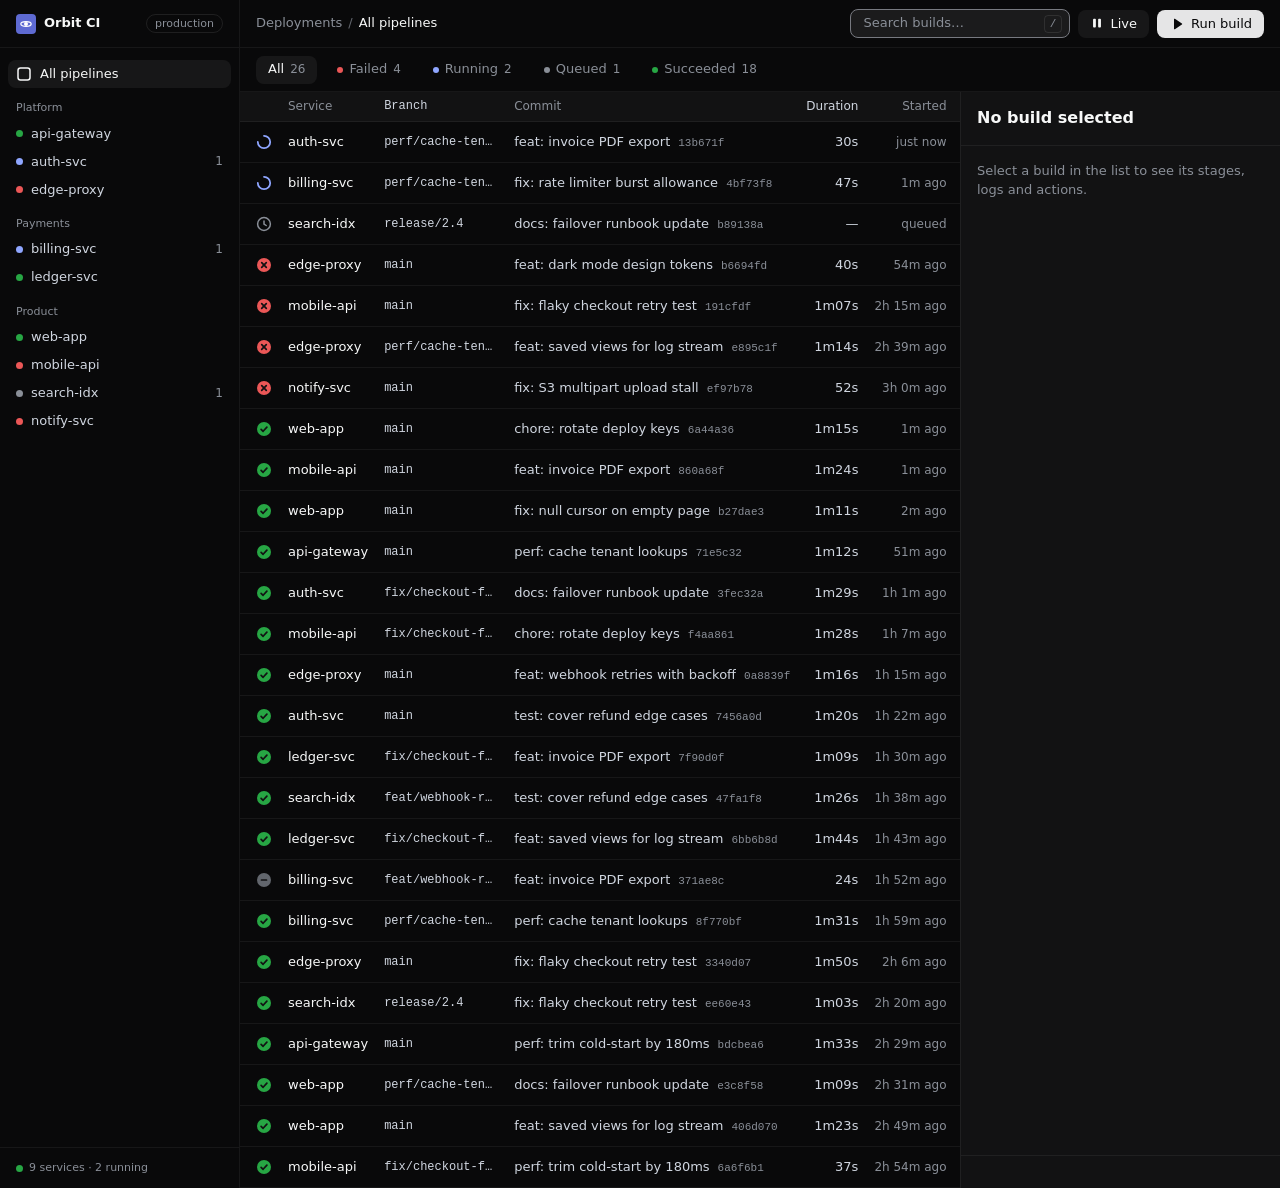
<file: examples/pipeline-monitor.html>
<!doctype html>
<html lang="en" data-theme="dark">
<head>
<meta charset="utf-8">
<meta name="viewport" content="width=device-width, initial-scale=1">
<title>Orbit CI — Deployments</title>
<style>
/* ============================================================
   Tokens — adapted from linear-style-design assets/linear-tokens.css
   Dark-only theme (monitoring workbench); every state verified here.
   ============================================================ */
:root{
  color-scheme:dark;
  --font-sans:"Inter Variable",Inter,system-ui,-apple-system,"Segoe UI","PingFang SC","Microsoft YaHei",sans-serif;
  --font-mono:ui-monospace,"SF Mono",Menlo,Consolas,monospace;
  --w-regular:400;--w-medium:500;--w-semibold:600;

  --text-ui:13px;--text-caption:12px;--text-micro:11px;--text-title:16px;

  --s-1:4px;--s-2:8px;--s-3:12px;--s-4:16px;--s-5:20px;--s-6:24px;--s-8:32px;

  --r-xs:4px;--r-sm:6px;--r-md:8px;--r-lg:12px;--r-full:9999px;
  --ctl:28px;--row:36px;

  --dur-fb:100ms;--dur-pop:160ms;--dur-dlg:200ms;
  --ease:cubic-bezier(.25,.46,.45,.94);

  --bg-canvas:#09090a;--bg-surface:#121213;--bg-subtle:#161617;--bg-raised:#1b1b1c;--bg-control:#1b1b1c;
  --hover:rgba(255,255,255,.04);--pressed:rgba(255,255,255,.07);--selected:rgba(255,255,255,.06);
  --text-1:#f7f8f8;--text-2:#d0d6e0;--text-3:#8a8f98;--text-dis:#62666d;
  --link:#828fff;
  --bd-subtle:rgba(255,255,255,.06);--bd:rgba(255,255,255,.09);--bd-strong:rgba(255,255,255,.14);
  --bd-control:#777980;--focus:#828fff;--scrim:rgba(0,0,0,.6);
  --primary-bg:#e5e5e6;--primary-fg:#09090a;--primary-hover:#ffffff;
  --accent:#5e6ad2;--accent-hover:#5661c4;--accent-on:#fff;--accent-sub:rgba(94,106,210,.14);
  /* Workflow (business) states — separate from system feedback; shape cues everywhere */
  --wf-success:#27a644;--wf-failed:#eb5757;--wf-running:#8fa6ff;--wf-queued:#8a8f98;--wf-canceled:#62666d;
  --sh-pop:0 8px 24px rgba(0,0,0,.28);--sh-dlg:0 16px 48px rgba(0,0,0,.4);
}
@media (prefers-reduced-motion:reduce){
  :root{--dur-fb:0ms;--dur-pop:0ms;--dur-dlg:0ms}
  .spin{animation:none !important}
}

/* ============ base ============ */
*{box-sizing:border-box}
html,body{height:100%;margin:0}
body{
  background:var(--bg-canvas);color:var(--text-1);
  font-family:var(--font-sans);font-size:var(--text-ui);font-weight:var(--w-regular);
  line-height:1.45;-webkit-font-smoothing:antialiased;overflow:hidden;
}
button{font:inherit;color:inherit;background:none;border:none;padding:0;cursor:pointer}
input,select{font:inherit}
:focus-visible{outline:2px solid var(--focus);outline-offset:2px}
.sr{position:absolute;width:1px;height:1px;margin:-1px;padding:0;overflow:hidden;clip:rect(0 0 0 0);white-space:nowrap;border:0}
.num{font-variant-numeric:tabular-nums}
.mono{font-family:var(--font-mono)}
::-webkit-scrollbar{width:10px;height:10px}
::-webkit-scrollbar-thumb{background:var(--bd-strong);border-radius:var(--r-full);border:3px solid transparent;background-clip:padding-box}
::-webkit-scrollbar-track{background:transparent}

/* ============ shell ============ */
.app{display:grid;grid-template-columns:240px minmax(0,1fr);height:100dvh}
.main{display:flex;flex-direction:column;min-width:0}
.work{display:grid;grid-template-columns:minmax(0,1fr) 320px;flex:1;min-height:0}

/* ============ sidebar ============ */
.sidebar{background:var(--bg-canvas);border-right:1px solid var(--bd-subtle);display:flex;flex-direction:column;min-height:0}
.side-head{display:flex;align-items:center;gap:var(--s-2);padding:var(--s-3) var(--s-4);min-height:48px;border-bottom:1px solid var(--bd-subtle)}
.mark{width:20px;height:20px;border-radius:var(--r-xs);background:var(--accent);color:var(--accent-on);display:inline-flex;align-items:center;justify-content:center;flex:none}
.side-title{font-weight:var(--w-semibold)}
.side-env{margin-left:auto;font-size:var(--text-micro);color:var(--text-3);border:1px solid var(--bd);border-radius:var(--r-full);padding:1px 8px}
.side-scroll{flex:1;overflow-y:auto;padding:var(--s-3) var(--s-2) var(--s-4)}
.grp{font-size:var(--text-micro);color:var(--text-3);padding:var(--s-3) var(--s-2) var(--s-1)}
.view-row,.svc-row{display:flex;align-items:center;gap:var(--s-2);width:100%;min-height:var(--ctl);padding:0 var(--s-2);border-radius:var(--r-md);color:var(--text-3);text-align:left}
.view-row:hover,.svc-row:hover{background:var(--hover);color:var(--text-2)}
.view-row[aria-pressed="true"],.svc-row[aria-pressed="true"]{background:var(--selected);color:var(--text-1)}
.svc-row[aria-pressed="true"]{box-shadow:inset 2px 0 0 var(--accent)}
.svc-name{flex:1;min-width:0;overflow:hidden;text-overflow:ellipsis;white-space:nowrap;color:var(--text-2)}
[aria-pressed="true"] .svc-name{color:var(--text-1)}
.svc-count{font-size:var(--text-caption);color:var(--text-3)}
.dot{width:7px;height:7px;border-radius:var(--r-full);flex:none;background:var(--wf-queued)}
.dot[data-s="success"]{background:var(--wf-success)}
.dot[data-s="failed"]{background:var(--wf-failed)}
.dot[data-s="running"]{background:var(--wf-running)}
.dot[data-s="canceled"]{background:var(--wf-canceled)}
.side-foot{padding:var(--s-3) var(--s-4);border-top:1px solid var(--bd-subtle);color:var(--text-3);font-size:var(--text-micro);display:flex;align-items:center;gap:6px}
.side-close{display:none}
/* ============ header ============ */
.hdr{display:flex;align-items:center;gap:var(--s-3);min-height:48px;padding:0 var(--s-4);border-bottom:1px solid var(--bd-subtle)}
.hdr-left{display:flex;align-items:center;gap:var(--s-2);min-width:0}
.burger{width:var(--ctl);height:var(--ctl);border-radius:var(--r-md);align-items:center;justify-content:center;color:var(--text-2)}
.burger:hover{background:var(--hover)}
.crumb{display:flex;align-items:center;gap:6px;min-width:0;white-space:nowrap}
.crumb-root{color:var(--text-3)}
.crumb-sep{color:var(--text-dis)}
.crumb-here{color:var(--text-1);font-weight:var(--w-medium);overflow:hidden;text-overflow:ellipsis}
.hdr-right{margin-left:auto;display:flex;align-items:center;gap:var(--s-2)}
.searchwrap{position:relative}
.field{min-height:var(--ctl);padding:4px var(--s-3);border:1px solid var(--bd-control);border-radius:var(--r-md);background:var(--bg-control);color:var(--text-1);font-size:var(--text-ui)}
.field::placeholder{color:var(--text-3);opacity:1}
.searchwrap .field{width:220px;padding-right:30px}
.searchwrap kbd{position:absolute;right:8px;top:50%;transform:translateY(-50%);font-family:var(--font-mono);font-size:var(--text-micro);color:var(--text-3);border:1px solid var(--bd);border-radius:var(--r-xs);padding:0 5px;line-height:16px;pointer-events:none}

/* buttons */
.btn{display:inline-flex;align-items:center;justify-content:center;gap:6px;min-height:var(--ctl);padding:4px var(--s-3);border-radius:var(--r-md);font-size:var(--text-ui);line-height:1;white-space:nowrap}
.btn:hover{transition:background var(--dur-fb) var(--ease)}
.btn.primary{background:var(--primary-bg);color:var(--primary-fg);font-weight:var(--w-medium)}
.btn.primary:hover{background:var(--primary-hover)}
.btn.ghost{color:var(--text-2)}
.btn.ghost:hover{background:var(--hover)}
.btn.danger-ghost{color:var(--wf-failed)}
.btn.danger-ghost:hover{background:rgba(235,87,87,.1)}
.btn.icon{width:var(--ctl);padding:0}
.btn[aria-pressed="true"]{background:var(--selected);color:var(--text-1)}
/* dead controls on desktop; drawers re-show them (needs .btn specificity to win) */
.btn.burger,.btn.side-close,.btn.ins-close{display:none}

/* ============ toolbar ============ */
.toolbar{display:flex;align-items:center;gap:var(--s-2);min-height:44px;padding:0 var(--s-4);border-bottom:1px solid var(--bd-subtle);overflow-x:auto}
.chip{display:inline-flex;align-items:center;gap:6px;min-height:var(--ctl);padding:0 var(--s-3);border-radius:var(--r-md);color:var(--text-3);white-space:nowrap}
.chip:hover{background:var(--hover);color:var(--text-2)}
.chip[aria-pressed="true"]{background:var(--selected);color:var(--text-1)}
.chip .count{font-size:var(--text-caption);color:var(--text-3)}

/* ============ table ============ */
.tblwrap{flex:1;min-height:0;overflow:auto}
table{width:100%;border-collapse:collapse}
thead th{position:sticky;top:0;z-index:1;background:var(--bg-surface);border-bottom:1px solid var(--bd);color:var(--text-3);font-size:var(--text-caption);font-weight:var(--w-medium);text-align:left;padding:6px var(--s-2);white-space:nowrap}
tbody td{padding:6px var(--s-2);border-bottom:1px solid var(--bd-subtle);vertical-align:middle;white-space:nowrap}
tbody tr{min-height:var(--row);cursor:pointer}
tbody tr:hover{background:var(--hover)}
tbody tr[aria-selected="true"]{background:var(--selected)}
tbody tr[aria-selected="true"] td:first-child{box-shadow:inset 2px 0 0 var(--accent)}
tbody tr:focus-visible{outline-offset:-2px}
th:first-child,td:first-child{padding-left:var(--s-4)}
th:last-child,td:last-child{padding-right:var(--s-4)}
.c-status{width:40px}
.c-svc{width:150px;max-width:150px;font-weight:var(--w-medium);overflow:hidden;text-overflow:ellipsis}
.c-branch{width:130px;max-width:130px;font-family:var(--font-mono);font-size:var(--text-caption);color:var(--text-2);overflow:hidden;text-overflow:ellipsis}
.c-commit{min-width:200px}
.c-commit .msg{color:var(--text-2);max-width:340px;display:inline-block;overflow:hidden;text-overflow:ellipsis;vertical-align:bottom}
.c-commit .sha{font-family:var(--font-mono);font-size:var(--text-micro);color:var(--text-3);margin-left:var(--s-2)}
.c-dur{width:84px;text-align:right;color:var(--text-2)}
.c-start{width:96px;text-align:right;color:var(--text-3);font-size:var(--text-caption)}
.c-act{width:44px;text-align:right}
.c-act .btn{opacity:0}
tbody tr:hover .c-act .btn,tbody tr:focus-within .c-act .btn{opacity:1}
.st-ico{display:inline-flex;vertical-align:middle}
.st-ico.st-success{color:var(--wf-success)}
.st-ico.st-failed{color:var(--wf-failed)}
.st-ico.st-running{color:var(--wf-running)}
.st-ico.st-queued{color:var(--wf-queued)}
.st-ico.st-canceled{color:var(--wf-canceled)}
.st-ico.st-skipped{color:var(--text-dis)}
.spin{animation:rot .9s linear infinite;transform-origin:center}
@keyframes rot{to{transform:rotate(360deg)}}
.empty-row td{padding:var(--s-8);text-align:center;color:var(--text-3);white-space:normal}

/* ============ inspector ============ */
.inspector{border-left:1px solid var(--bd-subtle);background:var(--bg-surface);display:flex;flex-direction:column;min-height:0}
.ins-head{display:flex;align-items:flex-start;gap:var(--s-2);padding:var(--s-4);border-bottom:1px solid var(--bd-subtle)}
.ins-title{font-size:var(--text-title);font-weight:var(--w-semibold);line-height:1.3;min-width:0}
.ins-title .mono{font-size:var(--text-caption);color:var(--text-3);font-weight:var(--w-regular);display:block}
.ins-close{margin-left:auto;flex:none}
.ins-scroll{flex:1;overflow-y:auto;padding:var(--s-4);display:flex;flex-direction:column;gap:var(--s-5)}
.badge{display:inline-flex;align-items:center;gap:6px;font-size:var(--text-caption);color:var(--text-2)}
.badge .st-ico{color:inherit}
.badge.failed{color:var(--wf-failed)}
.badge.running{color:var(--wf-running)}
.badge.success{color:var(--wf-success)}
.meta{display:grid;grid-template-columns:auto 1fr;gap:6px var(--s-4);font-size:var(--text-ui)}
.meta dt{color:var(--text-3);margin:0}
.meta dd{margin:0;color:var(--text-2);min-width:0;overflow:hidden;text-overflow:ellipsis;white-space:nowrap}
.sec{font-size:var(--text-caption);font-weight:var(--w-semibold);color:var(--text-2)}
.stages{list-style:none;margin:0;padding:0;display:flex;flex-direction:column}
.stages li{display:flex;align-items:center;gap:var(--s-2);min-height:28px;padding:2px 0;color:var(--text-2);position:relative}
.stages li::before{content:"";position:absolute;left:7.5px;top:22px;bottom:-6px;width:1px;background:var(--bd)}
.stages li:last-child::before{display:none}
.st-name{flex:1}
.st-dur{font-size:var(--text-caption);color:var(--text-3)}
.stages li.st-failed{color:var(--wf-failed)}
.stages li.st-failed .st-dur{color:var(--wf-failed)}
.stages li.st-skipped{color:var(--text-dis)}
.stages li.st-running{color:var(--wf-running)}
.stages li.log-row{display:block;min-height:0;padding:2px 0 6px 24px}
.stages li.log-row::before{display:none}
.log{margin:var(--s-2) 0 0;padding:var(--s-3);background:var(--bg-subtle);border:1px solid var(--bd-subtle);border-radius:var(--r-md);font-family:var(--font-mono);font-size:var(--text-micro);line-height:1.6;color:var(--text-3);white-space:pre-wrap;word-break:break-word}
.log .err{color:var(--wf-failed)}
.log .ok{color:var(--wf-success)}
.ins-actions{display:flex;gap:var(--s-2);padding:var(--s-4);border-top:1px solid var(--bd-subtle)}
.ins-actions .btn{flex:1}

/* ============ dialog ============ */
.scrim{position:fixed;inset:0;background:var(--scrim);display:flex;align-items:flex-start;justify-content:center;padding-top:15vh;z-index:50}
.scrim[hidden]{display:none}
.dialog{width:440px;max-width:calc(100vw - 32px);max-height:80vh;overflow:auto;background:var(--bg-raised);border:1px solid var(--bd-strong);border-radius:var(--r-lg);box-shadow:var(--sh-dlg);padding:var(--s-6)}
.dialog[open],.scrim:not([hidden]) .dialog{animation:dlg var(--dur-dlg) var(--ease)}
@keyframes dlg{from{opacity:0;transform:scale(.98)}}
.dialog h2{margin:0 0 var(--s-1);font-size:var(--text-title);font-weight:var(--w-semibold)}
.dlg-sub{margin:0 0 var(--s-5);color:var(--text-3);font-size:var(--text-ui)}
.fld{display:block;margin-bottom:var(--s-4)}
.fld>span{display:block;margin-bottom:6px;color:var(--text-2);font-size:var(--text-caption)}
.fld .field{width:100%}
.fld-err{margin:6px 0 0;color:var(--wf-failed);font-size:var(--text-caption)}
.dlg-foot{display:flex;justify-content:flex-end;gap:var(--s-2);margin-top:var(--s-5)}

/* ============ toasts ============ */
.toasts{position:fixed;right:16px;bottom:16px;display:flex;flex-direction:column;gap:var(--s-2);list-style:none;margin:0;padding:0;z-index:60;max-width:360px}
.toast{display:flex;align-items:center;gap:var(--s-2);background:var(--bg-raised);border:1px solid var(--bd-strong);border-radius:var(--r-lg);box-shadow:var(--sh-pop);padding:10px var(--s-3)}
.toast .t-msg{flex:1;min-width:0;color:var(--text-2)}
.toast.err .t-ico{color:var(--wf-failed)}
.toast.ok .t-ico{color:var(--wf-success)}
.toast .btn{min-height:24px;padding:2px var(--s-2);font-size:var(--text-caption);color:var(--link)}
.toast .t-x{color:var(--text-3);width:24px;height:24px;border-radius:var(--r-sm);display:inline-flex;align-items:center;justify-content:center;flex:none}
.toast .t-x:hover{background:var(--hover);color:var(--text-1)}

/* ============ drawer (narrow) ============ */
.ins-scrim,.side-scrim{position:fixed;inset:0;background:var(--scrim);z-index:39;display:none}
@media (max-width:1099px){
  .work{grid-template-columns:minmax(0,1fr)}
  .inspector{position:fixed;top:0;right:0;bottom:0;width:min(360px,94vw);z-index:40;border-left:1px solid var(--bd-strong);box-shadow:var(--sh-dlg);transform:translateX(103%);transition:transform var(--dur-dlg) var(--ease)}
  .inspector.open{transform:none}
  .ins-scrim.show{display:block}
  .btn.ins-close{display:inline-flex}
}
@media (max-width:759px){
  .app{grid-template-columns:minmax(0,1fr)}
  .sidebar{position:fixed;top:0;left:0;bottom:0;width:260px;z-index:41;transform:translateX(-103%);transition:transform var(--dur-dlg) var(--ease);background:var(--bg-surface)}
  .sidebar.open{transform:none}
  .side-scrim.show{display:block}
  .btn.side-close{display:inline-flex}
  .btn.burger{display:inline-flex}
  .searchwrap .field{width:150px}
  .c-branch{display:none}
  .c-commit .sha{display:none}
}
@media (max-width:639px){
  .c-start{display:none}
  .hdr{flex-wrap:wrap;padding:var(--s-2) var(--s-3)}
  .searchwrap .field{width:130px}
}
@media (prefers-contrast:more){
  :root{--bd:#e2e2e5}
}
@media (forced-colors:active){
  :focus-visible{outline-color:Highlight}
}
</style>
</head>
<body>
<div class="app">
  <!-- ================= sidebar ================= -->
  <nav class="sidebar" id="sidebar" aria-label="Services">
    <div class="side-head">
      <span class="mark" aria-hidden="true">
        <svg width="12" height="12" viewBox="0 0 12 12" fill="none"><circle cx="6" cy="6" r="2" fill="currentColor"/><ellipse cx="6" cy="6" rx="5.2" ry="2.4" stroke="currentColor" stroke-width="1.2"/></svg>
      </span>
      <span class="side-title">Orbit CI</span>
      <span class="side-env">production</span>
      <button class="btn icon ghost side-close" id="sideClose" aria-label="Close services panel">
        <svg width="16" height="16" viewBox="0 0 16 16" fill="none" stroke="currentColor" stroke-width="1.5" stroke-linecap="round"><path d="M4 4l8 8M12 4l-8 8"/></svg>
      </button>
    </div>
    <div class="side-scroll">
      <button class="view-row" data-svc="" aria-pressed="true">
        <svg width="16" height="16" viewBox="0 0 16 16" fill="none" stroke="currentColor" stroke-width="1.5" aria-hidden="true"><rect x="2" y="2" width="12" height="12" rx="2.5"/></svg>
        <span class="svc-name">All pipelines</span>
      </button>
      <div id="svcGroups"></div>
    </div>
    <div class="side-foot"><span class="dot" data-s="success" aria-hidden="true"></span><span id="footNote">10 services · all reporting</span></div>
  </nav>
  <div class="side-scrim" id="sideScrim"></div>

  <!-- ================= main ================= -->
  <div class="main">
    <header class="hdr">
      <div class="hdr-left">
        <button class="btn icon ghost burger" id="burger" aria-label="Open services panel" aria-expanded="false">
          <svg width="16" height="16" viewBox="0 0 16 16" fill="none" stroke="currentColor" stroke-width="1.5" stroke-linecap="round"><path d="M2.5 4.5h11M2.5 8h11M2.5 11.5h11"/></svg>
        </button>
        <nav class="crumb" aria-label="Location">
          <span class="crumb-root">Deployments</span><span class="crumb-sep" aria-hidden="true">/</span><span class="crumb-here" id="crumbHere">All pipelines</span>
        </nav>
      </div>
      <div class="hdr-right">
        <div class="searchwrap">
          <input class="field" id="q" type="search" placeholder="Search builds…" aria-label="Search builds" autocomplete="off">
          <kbd aria-hidden="true">/</kbd>
        </div>
        <button class="btn ghost" id="liveBtn" aria-pressed="true" title="Pause live updates">
          <span id="liveIco"></span><span id="liveLbl">Live</span>
        </button>
        <button class="btn primary" id="runBtn">
          <svg width="16" height="16" viewBox="0 0 16 16" fill="currentColor" aria-hidden="true"><path d="M5 3.3a.6.6 0 0 1 .9-.52l7 4.7a.6.6 0 0 1 0 1.04l-7 4.7a.6.6 0 0 1-.9-.52z"/></svg>
          Run build
        </button>
      </div>
    </header>

    <div class="toolbar" role="group" aria-label="Filter by status" id="chips"></div>

    <div class="work">
      <div class="tblwrap" role="region" aria-label="Build list" tabindex="0">
        <table>
          <thead>
            <tr>
              <th class="c-status"><span class="sr">Status</span></th>
              <th class="c-svc" scope="col">Service</th>
              <th class="c-branch" scope="col">Branch</th>
              <th class="c-commit" scope="col">Commit</th>
              <th class="c-dur" scope="col">Duration</th>
              <th class="c-start" scope="col">Started</th>
              <th class="c-act"><span class="sr">Actions</span></th>
            </tr>
          </thead>
          <tbody id="rows"></tbody>
        </table>
      </div>

      <!-- ================= inspector ================= -->
      <aside class="inspector" id="inspector" aria-label="Build details">
        <div class="ins-head">
          <div class="ins-title" id="insTitle">No build selected</div>
          <button class="btn icon ghost ins-close" id="insClose" aria-label="Close details panel">
            <svg width="16" height="16" viewBox="0 0 16 16" fill="none" stroke="currentColor" stroke-width="1.5" stroke-linecap="round"><path d="M4 4l8 8M12 4l-8 8"/></svg>
          </button>
        </div>
        <div class="ins-scroll" id="insBody">
          <p style="margin:0;color:var(--text-3)">Select a build in the list to see its stages, logs and actions.</p>
        </div>
        <div class="ins-actions" id="insActions" hidden></div>
      </aside>
      <div class="ins-scrim" id="insScrim"></div>
    </div>
  </div>
</div>

<!-- ================= run-build dialog ================= -->
<div class="scrim" id="dlgScrim" hidden>
  <div class="dialog" role="dialog" aria-modal="true" aria-labelledby="dlgTitle">
    <h2 id="dlgTitle">Queue a build</h2>
    <p class="dlg-sub">The build enters the shared queue and starts when a runner is free.</p>
    <label class="fld"><span>Service</span>
      <select class="field" id="dlgSvc"></select>
    </label>
    <label class="fld"><span>Branch</span>
      <input class="field" id="dlgBranch" value="main" spellcheck="false" aria-describedby="dlgErr">
    </label>
    <p class="fld-err" id="dlgErr" hidden>Branch is required.</p>
    <div class="dlg-foot">
      <button class="btn ghost" id="dlgCancel">Cancel</button>
      <button class="btn primary" id="dlgOk">Queue build</button>
    </div>
  </div>
</div>

<ul class="toasts" id="toasts" aria-live="polite"></ul>

<script>
'use strict';
/* ================= helpers ================= */
const $=s=>document.querySelector(s);
const now=()=>Date.now();
const pick=a=>a[Math.floor(Math.random()*a.length)];
function weighted(pairs){let r=Math.random(),c=0;for(const[v,w]of pairs){c+=w;if(r<c)return v}return pairs[pairs.length-1][0]}
function fmtDur(ms){
  if(ms==null)return '—';
  const s=Math.max(0,Math.round(ms/1000));
  if(s<60)return s+'s';
  const m=Math.floor(s/60);
  if(m<60)return m+'m'+String(s%60).padStart(2,'0')+'s';
  return Math.floor(m/60)+'h'+String(m%60).padStart(2,'0')+'m';
}
function fmtRel(ts){
  const d=now()-ts;
  if(d<45e3)return 'just now';
  const m=Math.round(d/60e3);
  if(m<60)return m+'m ago';
  const h=Math.floor(m/60);
  return h+'h '+(m%60)+'m ago';
}
const fmtClock=ts=>new Date(ts).toLocaleTimeString([],{hour:'2-digit',minute:'2-digit'});
const shortSha=()=>Array.from({length:7},()=> '0123456789abcdef'[Math.floor(Math.random()*16)]).join('');

/* self-check (assert-based; runs once in console) */
(function(){
  const checks=[
    [fmtDur(42000),'42s'],[fmtDur(192000),'3m12s'],[fmtDur(3900000),'1h05m'],
    [fmtRel(now()-20e3),'just now'],[shortSha().length,7],[fmtDur(null),'—'],
  ];
  const bad=checks.filter(([a,b])=>a!==b);
  console[bad.length?'error':'info'](bad.length?'self-check FAILED: '+JSON.stringify(bad):'self-check ok ('+checks.length+' assertions)');
})();

/* ================= icons ================= */
const IC={
  success:`<svg width="16" height="16" viewBox="0 0 16 16" aria-hidden="true"><circle cx="8" cy="8" r="7" fill="currentColor"/><path d="M5.1 8.3l2 2 3.8-4.2" fill="none" stroke="var(--bg-surface)" stroke-width="1.7" stroke-linecap="round" stroke-linejoin="round"/></svg>`,
  failed:`<svg width="16" height="16" viewBox="0 0 16 16" aria-hidden="true"><circle cx="8" cy="8" r="7" fill="currentColor"/><path d="M5.7 5.7l4.6 4.6M10.3 5.7l-4.6 4.6" stroke="var(--bg-surface)" stroke-width="1.7" stroke-linecap="round"/></svg>`,
  canceled:`<svg width="16" height="16" viewBox="0 0 16 16" aria-hidden="true"><circle cx="8" cy="8" r="7" fill="currentColor"/><path d="M5.5 8h5" stroke="var(--bg-surface)" stroke-width="1.7" stroke-linecap="round"/></svg>`,
  running:`<svg class="spin" width="16" height="16" viewBox="0 0 16 16" aria-hidden="true"><path d="M8 1.8A6.2 6.2 0 1 1 1.8 8" fill="none" stroke="currentColor" stroke-width="1.8" stroke-linecap="round"/></svg>`,
  queued:`<svg width="16" height="16" viewBox="0 0 16 16" aria-hidden="true"><circle cx="8" cy="8" r="6.4" fill="none" stroke="currentColor" stroke-width="1.5"/><path d="M8 4.9V8l2.2 1.5" fill="none" stroke="currentColor" stroke-width="1.5" stroke-linecap="round"/></svg>`,
  skipped:`<svg width="16" height="16" viewBox="0 0 16 16" aria-hidden="true"><circle cx="8" cy="8" r="6.4" fill="none" stroke="currentColor" stroke-width="1.4" opacity=".5"/><path d="M5.5 8h5" stroke="currentColor" stroke-width="1.5" stroke-linecap="round"/></svg>`,
};
const STATE_ICO={success:IC.success,failed:IC.failed,canceled:IC.canceled,running:IC.running,queued:IC.queued};
const ico=(state,sz)=>STATE_ICO[state]?`<span class="st-ico st-${state}" style="${sz?`font-size:0;line-height:0;`:''}">${STATE_ICO[state]}</span>`:'';

/* ================= data ================= */
const TEAMS={
  'Platform':['api-gateway','auth-svc','edge-proxy'],
  'Payments':['billing-svc','ledger-svc'],
  'Product':['web-app','mobile-api','search-idx','notify-svc'],
};
const SVCS=Object.values(TEAMS).flat();
const MSGS=['fix: rate limiter burst allowance','feat: invoice PDF export','chore: bump node to 22.4 LTS','fix: flaky checkout retry test','perf: cache tenant lookups','feat: webhook retries with backoff','fix: null cursor on empty page','chore: rotate deploy keys','feat: saved views for log stream','fix: websocket reconnect storm','test: cover refund edge cases','feat: dark mode design tokens','fix: S3 multipart upload stall','docs: failover runbook update','perf: trim cold-start by 180ms'];
const BRANCHES=['main','main','main','main','release/2.4','feat/webhook-retries','fix/checkout-flake','perf/cache-tenants'];
const STAGES=['Build','Test','Package','Deploy'];
const MAX_CONC=5;

const LOGS={
  Build:['$ docker build -t registry.acme/{svc}:{sha} .','Step 6/18 : RUN pnpm install --frozen-lockfile','Packages: +412 reconciled in 9.4s','error: lockfile out of date — run pnpm install','ELIFECYCLE Command failed with exit code 1'],
  Test:['$ pnpm test --coverage','{ok}PASS{r} src/lib/retry.spec.ts (14 tests)','{bad}FAIL{r} src/billing/refund.spec.ts','● refund › prorates a partial month','  Expected: 200 — Received: 500','Tests: 1 failed, 87 passed, 88 total'],
  Package:['$ pnpm package && sbom generate','Tarball {svc}-2.14.3.tgz (18.2 MB)','SBOM: 214 components, 0 critical','{bad}error:{r} failed to push image: manifest unknown','Exit code 1'],
  Deploy:['$ deploy --env production --canary 10%','Canary: 3/30 pods healthy','{bad}health check /healthz → 503{r} (timeout after 30s)','Auto-rollback: revision {rev} restored'],
};
function stageLog(stage,b){
  const lines=LOGS[stage].map(l=>l
    .replace('{svc}',b.svc).replace('{sha}',b.sha).replace('{rev}',b.id-1)
    .replace('{ok}','<span class="ok">').replace('{bad}','<span class="err">').replace('{r}','</span>'));
  return lines.join('\n');
}

let seq=4800;
function makeBuild(svcId,opts={}){
  const ok=Math.random()<0.86;
  const failStage=ok?-1:+weighted([['0',.15],['1',.5],['2',.15],['3',.2]]);
  return {
    id:++seq,
    svc:svcId||pick(SVCS),
    branch:opts.branch||pick(BRANCHES),
    msg:opts.msg||pick(MSGS),
    sha:shortSha(),
    trigger:opts.trigger||weighted([['push',.7],['schedule',.15],['api',.15]]),
    state:'queued',startedAt:null,endedAt:null,queuedAt:opts.queuedAt||now(),
    durs:STAGES.map(()=>8000+Math.random()*26000),
    failStage,
  };
}
/* seed history */
const builds=[];
(function seed(){
  const t=now();
  for(let i=0;i<26;i++){
    const b=makeBuild(null,{queuedAt:t-(30+i*190)*1000});
    if(i<5){ /* running, mid-flight */
      b.state='running';b.startedAt=t-(8+Math.random()*95)*1000;
    }else if(i===5){b.state='queued';}
    else{
      const total=b.durs.reduce((a,c)=>a+c,0);
      b.startedAt=t-(4+i*7+Math.random()*5)*60000;
      if(Math.random()<0.14&&b.failStage<0)b.failStage=+weighted([['1',.6],['3',.4]]);
      b.endedAt=b.startedAt+total*(b.failStage<0?1:0.4+b.failStage*0.2);
      b.state=b.failStage<0?'success':'failed';
      if(Math.random()<0.1){b.state='canceled';b.endedAt=b.startedAt+total*0.3;}
    }
    builds.push(b);
  }
})();

/* ================= state ================= */
let curSvc='';        // '' = all pipelines
let curFilter='all';  // all|failed|running|queued|succeeded
let query='';
let live=true;
let selectedId=null;
let lastSpawn=now();

/* ================= simulation ================= */
function stageOf(b){
  if(b.state==='running'){
    const el=now()-b.startedAt;let cum=0;
    for(let i=0;i<STAGES.length;i++){cum+=b.durs[i];if(el<cum)return i}
    return STAGES.length-1;
  }
  return -1;
}
function finish(b){
  const total=b.durs.reduce((a,c)=>a+c,0);
  b.endedAt=b.startedAt+total;
  b.state=b.failStage<0?'success':'failed';
  if(b.state==='failed')failToast(b);
}
function tick(){
  if(!live||document.hidden)return;
  let running=0;
  for(const b of builds){
    if(b.state==='running'){
      running++;
      const el=now()-b.startedAt,cum=b.durs.reduce((a,c)=>a+c,0);
      if(el>=cum)finish(b);
    }else if(b.state==='queued')b.queuedAt=b.queuedAt||now();
  }
  if(running<MAX_CONC){
    for(const b of builds.filter(x=>x.state==='queued').sort((a,c)=>a.queuedAt-c.queuedAt)){
      if(running>=MAX_CONC)break;
      b.state='running';b.startedAt=now();running++;
      toast(`Build #${b.id} started · ${b.svc}`,'ok',null,3500);
    }
  }
  if(now()-lastSpawn>6000&&Math.random()<0.35){builds.push(makeBuild());lastSpawn=now();}
  if(builds.length>40){
    const done=builds.filter(b=>['success','failed','canceled'].includes(b.state)).sort((a,c)=>(a.endedAt||0)-(c.endedAt||0));
    for(const b of done.slice(0,builds.length-36))builds.splice(builds.indexOf(b),1);
  }
  renderAll();
}
setInterval(tick,1000);

/* ================= derived ================= */
const byId=id=>builds.find(b=>b.id===id);
function svcState(svc){
  const list=builds.filter(b=>b.svc===svc);
  if(list.some(b=>b.state==='failed'))return 'failed';
  if(list.some(b=>b.state==='running'))return 'running';
  if(list.some(b=>b.state==='queued'))return 'queued';
  const last=list.filter(b=>b.endedAt).sort((a,b)=>b.endedAt-a.endedAt)[0];
  return last?last.state:'queued';
}
function visible(){
  const q=query.trim().toLowerCase();
  return builds.filter(b=>{
    if(curSvc&&b.svc!==curSvc)return false;
    if(curFilter!=='all'&&b.state!==curFilter)return false;
    if(q){
      const hay=`#${b.id} ${b.svc} ${b.branch} ${b.msg} ${b.sha}`.toLowerCase();
      if(!hay.includes(q))return false;
    }
    return true;
  });
}
const rank=b=>({running:0,queued:1,failed:2}[b.state]??3);
const sortList=list=>list.slice().sort((a,b)=>rank(a)-rank(b)||(b.startedAt||b.queuedAt)-(a.startedAt||a.queuedAt));
const startedCell=b=>b.state==='queued'?'queued':fmtRel(b.startedAt||b.queuedAt);
const durCell=b=>b.state==='queued'?'—':fmtDur((b.endedAt||now())-(b.startedAt||now()));
function actFor(b){
  if(b.state==='failed'||b.state==='canceled')return['Rerun','rerun'];
  if(b.state==='success')return['Redeploy','redeploy'];
  return['Cancel','cancel'];
}

/* ================= render: sidebar ================= */
function renderSidebar(){
  const host=$('#svcGroups');host.innerHTML='';
  for(const[team,svcs]of Object.entries(TEAMS)){
    const g=document.createElement('div');
    g.innerHTML=`<div class="grp">${team}</div>`;
    for(const svc of svcs){
      const active=builds.filter(b=>b.svc===svc&&(b.state==='running'||b.state==='queued')).length;
      const row=document.createElement('button');
      row.className='svc-row';row.dataset.svc=svc;
      row.setAttribute('aria-pressed',String(curSvc===svc));
      row.innerHTML=`<span class="dot" data-s="${svcState(svc)}" aria-hidden="true"></span><span class="svc-name">${svc}</span>${active?`<span class="svc-count num">${active}</span>`:''}`;
      g.appendChild(row);
    }
    host.appendChild(g);
  }
}

/* ================= render: chips + crumb + title ================= */
const FILTERS=[['all','All',null],['failed','Failed','failed'],['running','Running','running'],['queued','Queued','queued'],['succeeded','Succeeded','success']];
function renderChips(){
  const scoped=curSvc?builds.filter(b=>b.svc===curSvc):builds;
  $('#chips').innerHTML=FILTERS.map(([key,label,st])=>{
    const n=st?scoped.filter(b=>b.state===st).length:scoped.length;
    return `<button class="chip" data-f="${key}" aria-pressed="${curFilter===key}">${st?`<span class="dot" data-s="${st}" style="width:6px;height:6px"></span>`:''}${label} <span class="count num">${n}</span></button>`;
  }).join('');
  $('#crumbHere').textContent=curSvc||'All pipelines';
  const failed=builds.filter(b=>b.state==='failed').length;
  document.title=(failed?`(${failed}) `:'')+'Orbit CI — Deployments';
  $('#footNote').textContent=`${SVCS.length} services · ${builds.filter(b=>b.state==='running').length} running`;
}

/* ================= render: table ================= */
const tbody=$('#rows');
const rowEls=new Map();
function makeRow(b){
  const tr=document.createElement('tr');
  tr.tabIndex=0;tr.dataset.id=b.id;
  tr.setAttribute('aria-selected','false');
  tr.innerHTML=`<td class="c-status"></td><td class="c-svc"></td><td class="c-branch"></td>
    <td class="c-commit"><span class="msg"></span><span class="sha"></span></td>
    <td class="c-dur num"></td><td class="c-start"></td><td class="c-act"></td>`;
  return tr;
}
function patchRow(tr,b){
  tr.dataset.state=b.state;
  const cells=tr.children;
  cells[0].innerHTML=ico(b.state);
  cells[1].textContent=b.svc;
  cells[2].textContent=b.branch;
  const msg=cells[3].querySelector('.msg');if(msg.textContent!==b.msg){msg.textContent=b.msg;msg.title=b.msg;}
  cells[3].querySelector('.sha').textContent=b.sha;
  cells[4].textContent=durCell(b);
  cells[5].textContent=startedCell(b);
  const[label,act]=actFor(b);
  cells[6].innerHTML=`<button class="btn ghost" data-act="${act}" data-id="${b.id}" aria-label="${label} build #${b.id} (${b.svc})">${label}</button>`;
  tr.setAttribute('aria-selected',String(selectedId===b.id));
}
function renderTable(){
  const list=sortList(visible());
  tbody.querySelectorAll('.empty-row').forEach(e=>e.remove());
  if(!list.length){
    rowEls.forEach(el=>el.remove());rowEls.clear();
    const tr=document.createElement('tr');tr.className='empty-row';
    tr.innerHTML=`<td colspan="7">No builds match the current filters.<br><button class="btn ghost" id="clearFilters" style="margin-top:8px">Clear filters</button></td>`;
    tbody.appendChild(tr);
    return;
  }
  const ids=new Set(list.map(b=>b.id));
  rowEls.forEach((el,id)=>{if(!ids.has(id)){el.remove();rowEls.delete(id)}});
  list.forEach(b=>{
    let tr=rowEls.get(b.id);
    if(!tr){tr=makeRow(b);rowEls.set(b.id,tr)}
    patchRow(tr,b);
    tbody.appendChild(tr); // moves if out of order; focused node keeps focus
  });
}
tbody.addEventListener('click',e=>{
  const clear=e.target.closest('#clearFilters');
  if(clear){curFilter='all';query='';$('#q').value='';renderAll();return;}
  const btn=e.target.closest('button[data-act]');
  if(btn){doAction(btn.dataset.id,btn.dataset.act);return;}
  const tr=e.target.closest('tr[data-id]');
  if(tr)select(+tr.dataset.id);
});
tbody.addEventListener('keydown',e=>{
  const tr=e.target.closest('tr[data-id]');if(!tr)return;
  if(e.key==='Enter'||e.key===' '){e.preventDefault();select(+tr.dataset.id);return;}
  if(e.key==='ArrowDown'||e.key==='ArrowUp'||e.key==='Home'||e.key==='End'){
    e.preventDefault();
    const rows=[...tbody.querySelectorAll('tr[data-id]')];
    const i=rows.indexOf(tr);
    const next=e.key==='ArrowDown'?rows[i+1]:e.key==='ArrowUp'?rows[i-1]:e.key==='Home'?rows[0]:rows[rows.length-1];
    if(next)next.focus();
  }
});

/* ================= actions ================= */
function doAction(id,act){
  const b=byId(+id);if(!b)return;
  if(act==='cancel'){
    if(!['running','queued'].includes(b.state))return;
    b.state='canceled';b.endedAt=now();
    toast(`Build #${b.id} canceled · ${b.svc}`,'ok',null,3500);
  }else{ // rerun / redeploy → queue a clone
    const c=makeBuild(b.svc,{branch:b.branch,msg:b.msg,trigger:'retry'});
    builds.push(c);
    toast(`Queued build #${c.id} · ${b.svc} (${b.branch})`,'ok',null,3500);
  }
  renderAll();
}
function select(id){
  selectedId=id;
  renderAll();
  if(window.matchMedia('(max-width:1099px)').matches)openInspector(true);
}

/* ================= render: inspector ================= */
function renderInspector(){
  const b=byId(selectedId);
  const title=$('#insTitle'),body=$('#insBody'),actions=$('#insActions');
  if(!b){
    title.textContent='No build selected';
    body.innerHTML='<p style="margin:0;color:var(--text-3)">Select a build in the list to see its stages, logs and actions.</p>';
    actions.hidden=true;return;
  }
  title.innerHTML=`${b.svc} <span class="mono">#${b.id}</span>`;
  const cur=stageOf(b);
  let canceledDone=0;
  if(b.state==='canceled'&&b.startedAt){
    const el=(b.endedAt||now())-b.startedAt;let cum=0;
    for(let i=0;i<STAGES.length;i++){cum+=b.durs[i];if(el>=cum)canceledDone=i+1;}
  }
  let stagesHtml='';
  STAGES.forEach((name,i)=>{
    let st,dur;
    if(b.state==='queued'){st='queued';dur='—';}
    else if(b.state==='canceled'){st=i<canceledDone?'success':'skipped';dur=i<canceledDone?fmtDur(b.durs[i]):'—';}
    else if(b.state==='running'){st=i<cur?'success':i===cur?'running':'queued';dur=i<cur?fmtDur(b.durs[i]):i===cur?fmtDur(now()-b.startedAt-b.durs.slice(0,cur).reduce((a,c)=>a+c,0)):'—';}
    else{ // finished
      if(b.failStage<0){st='success';dur=fmtDur(b.durs[i]);}
      else{st=i<b.failStage?'success':i===b.failStage?'failed':'skipped';dur=i<=b.failStage?fmtDur(b.durs[i]):'—';}
    }
    stagesHtml+=`<li class="st-${st}">${ico(st)}<span class="st-name">${name}</span><span class="st-dur num">${dur}</span></li>`;
    if(st==='failed')stagesHtml+=`<li class="log-row"><pre class="log">${stageLog(name,b)}</pre></li>`;
  });
  const badge=`<span class="badge ${b.state}">${ico(b.state)}${b.state[0].toUpperCase()+b.state.slice(1)}${b.state==='running'?' · '+STAGES[cur]:''}</span>`;
  body.innerHTML=`
    ${badge}
    <dl class="meta">
      <dt>Branch</dt><dd class="mono">${b.branch}</dd>
      <dt>Commit</dt><dd class="mono">${b.sha}</dd>
      <dt>Trigger</dt><dd>${b.trigger}</dd>
      <dt>Started</dt><dd>${b.startedAt?fmtClock(b.startedAt)+' · '+fmtRel(b.startedAt):'waiting in queue'}</dd>
      <dt>Duration</dt><dd class="num">${durCell(b)}</dd>
    </dl>
    <div class="sec">Stages</div>
    <ul class="stages">${stagesHtml}</ul>`;
  const[label,act]=actFor(b);
  actions.hidden=false;
  actions.innerHTML=`<button class="btn ${act==='cancel'?'danger-ghost':'primary'}" data-ins-act="${act}">${label} build</button>`;
  actions.querySelector('button').onclick=()=>doAction(b.id,act);
}

/* ================= toasts ================= */
function toast(msg,kind='ok',action=null,ttl=null){
  const ul=$('#toasts');
  while(ul.children.length>=3)ul.firstChild.remove();
  const li=document.createElement('li');
  li.className=`toast ${kind}`;
  li.innerHTML=`<span class="t-ico">${kind==='err'?IC.failed:IC.success}</span><span class="t-msg">${msg}</span>`;
  const rm=()=>li.remove();
  if(action){
    const b=document.createElement('button');b.textContent=action.label;
    b.onclick=()=>{action.fn();rm()};li.appendChild(b);
  }
  const x=document.createElement('button');x.className='t-x';x.setAttribute('aria-label','Dismiss');
  x.innerHTML='<svg width="12" height="12" viewBox="0 0 16 16" fill="none" stroke="currentColor" stroke-width="1.7" stroke-linecap="round"><path d="M4 4l8 8M12 4l-8 8"/></svg>';
  x.onclick=rm;li.appendChild(x);
  ul.appendChild(li);
  if(ttl)setTimeout(rm,ttl);
}
function failToast(b){
  toast(`Build #${b.id} failed · ${b.svc} — ${STAGES[b.failStage]} step`,'err',
    {label:'Rerun',fn:()=>doAction(b.id,'rerun')});
}

/* ================= dialog ================= */
const dlgScrim=$('#dlgScrim');let dlgReturnFocus=null;
function openDialog(){
  dlgReturnFocus=document.activeElement;
  $('#dlgSvc').innerHTML=SVCS.map(s=>`<option${s===curSvc?' selected':''}>${s}</option>`).join('');
  $('#dlgBranch').value='main';$('#dlgErr').hidden=true;
  dlgScrim.hidden=false;$('#dlgBranch').focus();
}
function closeDialog(){dlgScrim.hidden=true;if(dlgReturnFocus)dlgReturnFocus.focus();}
$('#runBtn').addEventListener('click',openDialog);
$('#dlgCancel').addEventListener('click',closeDialog);
dlgScrim.addEventListener('click',e=>{if(e.target===dlgScrim)closeDialog()});
dlgScrim.addEventListener('keydown',e=>{
  if(e.key==='Escape'){e.stopPropagation();closeDialog();}
  if(e.key==='Tab'){
    const f=[...dlgScrim.querySelectorAll('button,select,input')].filter(x=>!x.disabled);
    const i=f.indexOf(document.activeElement);
    if(e.shiftKey&&i<=0){e.preventDefault();f[f.length-1].focus();}
    else if(!e.shiftKey&&i===f.length-1){e.preventDefault();f[0].focus();}
  }
});
$('#dlgOk').addEventListener('click',()=>{
  const branch=$('#dlgBranch').value.trim();
  if(!branch){$('#dlgErr').hidden=false;$('#dlgBranch').focus();return;}
  const svc=$('#dlgSvc').value;
  const b=makeBuild(svc,{branch,trigger:'api'});
  builds.push(b);closeDialog();
  toast(`Queued build #${b.id} · ${svc} (${branch})`,'ok',null,3500);
  renderAll();
});

/* ================= panels (drawer) ================= */
const inspector=$('#inspector'),insScrim=$('#insScrim'),sidebar=$('#sidebar'),sideScrim=$('#sideScrim');
function openInspector(open){inspector.classList.toggle('open',open);insScrim.classList.toggle('show',open);if(!open&&selectedId!=null){/* keep selection, just close */}}
function openSidebar(open){sidebar.classList.toggle('open',open);sideScrim.classList.toggle('show',open);$('#burger').setAttribute('aria-expanded',String(open));}
$('#insClose').addEventListener('click',()=>openInspector(false));
insScrim.addEventListener('click',()=>openInspector(false));
$('#burger').addEventListener('click',()=>openSidebar(true));
$('#sideClose').addEventListener('click',()=>openSidebar(false));
sideScrim.addEventListener('click',()=>openSidebar(false));

/* ================= global controls ================= */
$('#q').addEventListener('input',e=>{query=e.target.value;renderAll()});
$('#chips').addEventListener('click',e=>{
  const c=e.target.closest('[data-f]');if(!c)return;
  curFilter=c.dataset.f;renderAll();
});
$('#svcGroups').addEventListener('click',e=>{
  const r=e.target.closest('[data-svc]');if(!r)return;
  curSvc=r.dataset.svc;renderAll();openSidebar(false);
});
document.querySelector('.view-row').addEventListener('click',()=>{curSvc='';renderAll();openSidebar(false)});
const LIVE_PAUSE='<svg width="14" height="14" viewBox="0 0 16 16" fill="currentColor" aria-hidden="true"><rect x="3.5" y="3" width="3.2" height="10" rx="1"/><rect x="9.3" y="3" width="3.2" height="10" rx="1"/></svg>';
const LIVE_PLAY='<svg width="14" height="14" viewBox="0 0 16 16" fill="currentColor" aria-hidden="true"><path d="M5 3.3a.6.6 0 0 1 .9-.52l7 4.7a.6.6 0 0 1 0 1.04l-7 4.7a.6.6 0 0 1-.9-.52z"/></svg>';
$('#liveBtn').addEventListener('click',()=>{
  live=!live;
  $('#liveBtn').setAttribute('aria-pressed',String(live));
  $('#liveIco').innerHTML=live?LIVE_PAUSE:LIVE_PLAY;
  $('#liveLbl').textContent=live?'Live':'Paused';
  $('#liveBtn').title=live?'Pause live updates':'Resume live updates';
});
$('#liveIco').innerHTML=LIVE_PAUSE;
document.addEventListener('keydown',e=>{
  const typing=/^(INPUT|SELECT|TEXTAREA)$/.test(document.activeElement.tagName);
  if(e.key==='/'&&!typing){e.preventDefault();$('#q').focus();return;}
  if(e.key==='Escape'){
    if(!dlgScrim.hidden)closeDialog();
    else if(inspector.classList.contains('open'))openInspector(false);
    else if(sidebar.classList.contains('open'))openSidebar(false);
    else if(document.activeElement===$('#q')&&$('#q').value){$('#q').value='';query='';renderAll();$('#q').blur();}
  }
});

/* ================= boot ================= */
function renderAll(){renderSidebar();renderChips();renderTable();renderInspector();}
renderAll();
</script>
</body>
</html>
</file>
